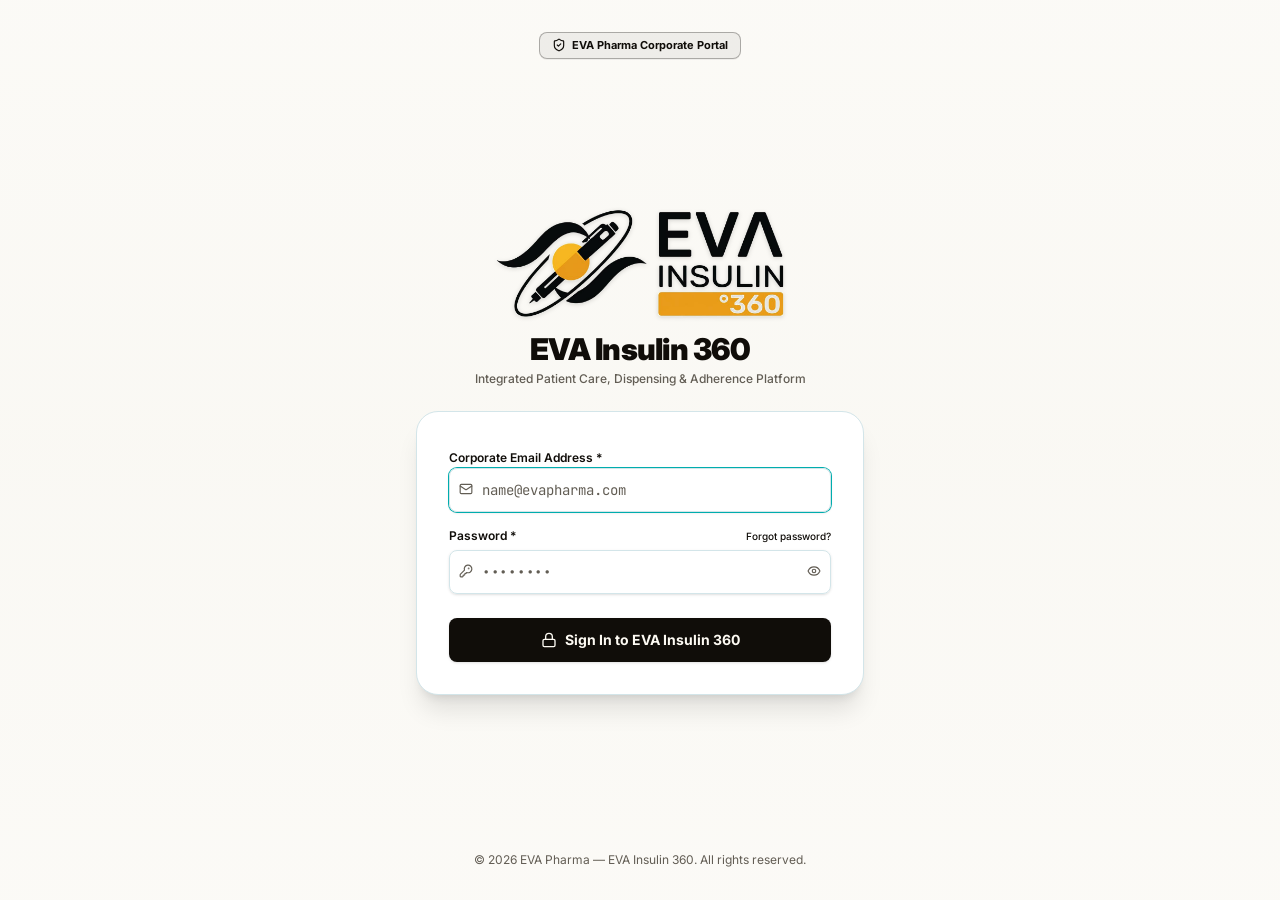
<file: index.html>
<!doctype html>
<html lang="en" dir="ltr">
  <head>
    <meta charset="UTF-8" />
    <link rel="icon" type="image/png" sizes="48x48" href="./favicon-48.png" />
    <meta name="viewport" content="width=device-width, initial-scale=1.0, maximum-scale=1.0, user-scalable=no, viewport-fit=cover" />
    <meta name="theme-color" content="#FBFAF7" />
    <!-- installable app: the pharmacy portal and the hotline install with their own start screen -->
    <script>
      (function () {
        var q = location.search.toLowerCase(), h = location.hash.toLowerCase(), p = location.pathname.toLowerCase();
        var f = "manifest.webmanifest";
        if (/hotline/.test(q + h) || /\/hotline$/.test(p)) f = "manifest-hotline.webmanifest";
        else if (/portal/.test(q + h) || /\/portal$/.test(p)) f = "manifest-portal.webmanifest";
        var l = document.createElement("link");
        l.rel = "manifest";
        l.href = "./" + f;
        document.head.appendChild(l);
      })();
    </script>
    <link rel="apple-touch-icon" href="./apple-touch-icon.png" />
    <meta name="apple-mobile-web-app-capable" content="yes" />
    <meta name="mobile-web-app-capable" content="yes" />
    <meta name="apple-mobile-web-app-status-bar-style" content="default" />
    <meta name="apple-mobile-web-app-title" content="EVA 360" />
    <title>EVA Insulin 360 — Integrated Patient Care & Dispensing Platform</title>
    <meta name="description" content="EVA Insulin 360 — Integrated Patient Care, Dispensing & Support Platform" />
    <link rel="preconnect" href="https://fonts.googleapis.com" />
    <link rel="preconnect" href="https://fonts.gstatic.com" crossorigin />
    <link href="https://fonts.googleapis.com/css2?family=Inter:wght@300;400;500;600;700;800&family=JetBrains+Mono:wght@400;500;600&display=swap" rel="stylesheet" />
    <script type="module" crossorigin src="./assets/index-DRGuvJEa.js"></script>
    <link rel="stylesheet" crossorigin href="./assets/index-B9YGAR8D.css">
  </head>
  <body class="bg-background text-foreground font-sans antialiased selection:bg-primary/20 selection:text-primary">
    <div id="root"></div>
  </body>
</html>
</file>
<file: assets/index-B9YGAR8D.css>
@import"https://fonts.googleapis.com/css2?family=Inter:wght@300;400;500;600;700;800&family=JetBrains+Mono:wght@400;500;600&display=swap";@layer components;@layer properties{@supports (((-webkit-hyphens:none)) and (not (margin-trim:inline))) or ((-moz-orient:inline) and (not (color:rgb(from red r g b)))){*,:before,:after,::backdrop{--tw-translate-x:0;--tw-translate-y:0;--tw-translate-z:0;--tw-rotate-x:initial;--tw-rotate-y:initial;--tw-rotate-z:initial;--tw-skew-x:initial;--tw-skew-y:initial;--tw-space-y-reverse:0;--tw-divide-y-reverse:0;--tw-border-style:solid;--tw-gradient-position:initial;--tw-gradient-from:#0000;--tw-gradient-via:#0000;--tw-gradient-to:#0000;--tw-gradient-stops:initial;--tw-gradient-via-stops:initial;--tw-gradient-from-position:0%;--tw-gradient-via-position:50%;--tw-gradient-to-position:100%;--tw-leading:initial;--tw-font-weight:initial;--tw-tracking:initial;--tw-ordinal:initial;--tw-slashed-zero:initial;--tw-numeric-figure:initial;--tw-numeric-spacing:initial;--tw-numeric-fraction:initial;--tw-shadow:0 0 #0000;--tw-shadow-color:initial;--tw-shadow-alpha:100%;--tw-inset-shadow:0 0 #0000;--tw-inset-shadow-color:initial;--tw-inset-shadow-alpha:100%;--tw-ring-color:initial;--tw-ring-shadow:0 0 #0000;--tw-inset-ring-color:initial;--tw-inset-ring-shadow:0 0 #0000;--tw-ring-inset:initial;--tw-ring-offset-width:0px;--tw-ring-offset-color:#fff;--tw-ring-offset-shadow:0 0 #0000;--tw-outline-style:solid;--tw-blur:initial;--tw-brightness:initial;--tw-contrast:initial;--tw-grayscale:initial;--tw-hue-rotate:initial;--tw-invert:initial;--tw-opacity:initial;--tw-saturate:initial;--tw-sepia:initial;--tw-drop-shadow:initial;--tw-drop-shadow-color:initial;--tw-drop-shadow-alpha:100%;--tw-drop-shadow-size:initial;--tw-backdrop-blur:initial;--tw-backdrop-brightness:initial;--tw-backdrop-contrast:initial;--tw-backdrop-grayscale:initial;--tw-backdrop-hue-rotate:initial;--tw-backdrop-invert:initial;--tw-backdrop-opacity:initial;--tw-backdrop-saturate:initial;--tw-backdrop-sepia:initial;--tw-duration:initial;--tw-ease:initial;--tw-scale-x:1;--tw-scale-y:1;--tw-scale-z:1;--tw-space-x-reverse:0;--tw-animation-delay:0s;--tw-animation-direction:normal;--tw-animation-duration:initial;--tw-animation-fill-mode:none;--tw-animation-iteration-count:1;--tw-enter-blur:0;--tw-enter-opacity:1;--tw-enter-rotate:0;--tw-enter-scale:1;--tw-enter-translate-x:0;--tw-enter-translate-y:0;--tw-exit-blur:0;--tw-exit-opacity:1;--tw-exit-rotate:0;--tw-exit-scale:1;--tw-exit-translate-x:0;--tw-exit-translate-y:0}}}@layer theme{:root,:host{--color-red-600:oklch(57.7% .245 27.325);--color-amber-50:oklch(98.7% .022 95.277);--color-amber-100:oklch(96.2% .059 95.617);--color-amber-200:oklch(92.4% .12 95.746);--color-amber-300:oklch(87.9% .169 91.605);--color-amber-400:oklch(82.8% .189 84.429);--color-amber-500:oklch(76.9% .188 70.08);--color-amber-600:oklch(66.6% .179 58.318);--color-amber-700:oklch(55.5% .163 48.998);--color-amber-800:oklch(47.3% .137 46.201);--color-amber-900:oklch(41.4% .112 45.904);--color-amber-950:oklch(27.9% .077 45.635);--color-lime-400:oklch(84.1% .238 128.85);--color-green-50:oklch(98.2% .018 155.826);--color-green-100:oklch(96.2% .044 156.743);--color-green-200:oklch(92.5% .084 155.995);--color-green-400:oklch(79.2% .209 151.711);--color-green-500:oklch(72.3% .219 149.579);--color-green-700:oklch(52.7% .154 150.069);--color-emerald-50:oklch(97.9% .021 166.113);--color-emerald-100:oklch(95% .052 163.051);--color-emerald-200:oklch(90.5% .093 164.15);--color-emerald-300:oklch(84.5% .143 164.978);--color-emerald-400:oklch(76.5% .177 163.223);--color-emerald-500:oklch(69.6% .17 162.48);--color-emerald-600:oklch(59.6% .145 163.225);--color-emerald-700:oklch(50.8% .118 165.612);--color-emerald-800:oklch(43.2% .095 166.913);--color-emerald-900:oklch(37.8% .077 168.94);--color-emerald-950:oklch(26.2% .051 172.552);--color-teal-500:oklch(70.4% .14 182.503);--color-teal-600:oklch(60% .118 184.704);--color-teal-700:oklch(51.1% .096 186.391);--color-sky-50:oklch(97.7% .013 236.62);--color-sky-200:oklch(90.1% .058 230.902);--color-sky-400:oklch(74.6% .16 232.661);--color-sky-500:oklch(68.5% .169 237.323);--color-sky-600:oklch(58.8% .158 241.966);--color-sky-700:oklch(50% .134 242.749);--color-sky-900:oklch(39.1% .09 240.876);--color-blue-50:oklch(97% .014 254.604);--color-blue-100:oklch(93.2% .032 255.585);--color-blue-200:oklch(88.2% .059 254.128);--color-blue-300:oklch(80.9% .105 251.813);--color-blue-400:oklch(70.7% .165 254.624);--color-blue-500:oklch(62.3% .214 259.815);--color-blue-600:oklch(54.6% .245 262.881);--color-blue-700:oklch(48.8% .243 264.376);--color-blue-800:oklch(42.4% .199 265.638);--color-blue-900:oklch(37.9% .146 265.522);--color-violet-50:oklch(96.9% .016 293.756);--color-violet-100:oklch(94.3% .029 294.588);--color-violet-200:oklch(89.4% .057 293.283);--color-violet-300:oklch(81.1% .111 293.571);--color-violet-500:oklch(60.6% .25 292.717);--color-violet-600:oklch(54.1% .281 293.009);--color-violet-700:oklch(49.1% .27 292.581);--color-violet-800:oklch(43.2% .232 292.759);--color-violet-900:oklch(38% .189 293.745);--color-purple-300:oklch(82.7% .119 306.383);--color-purple-500:oklch(62.7% .265 303.9);--color-purple-600:oklch(55.8% .288 302.321);--color-purple-700:oklch(49.6% .265 301.924);--color-fuchsia-400:oklch(74% .238 322.16);--color-rose-50:oklch(96.9% .015 12.422);--color-rose-100:oklch(94.1% .03 12.58);--color-rose-200:oklch(89.2% .058 10.001);--color-rose-300:oklch(81% .117 11.638);--color-rose-500:oklch(64.5% .246 16.439);--color-rose-600:oklch(58.6% .253 17.585);--color-rose-700:oklch(51.4% .222 16.935);--color-rose-800:oklch(45.5% .188 13.697);--color-rose-900:oklch(41% .159 10.272);--color-slate-50:oklch(98.4% .003 247.858);--color-slate-100:oklch(96.8% .007 247.896);--color-slate-200:oklch(92.9% .013 255.508);--color-slate-300:oklch(86.9% .022 252.894);--color-slate-400:oklch(70.4% .04 256.788);--color-slate-500:oklch(55.4% .046 257.417);--color-slate-600:oklch(44.6% .043 257.281);--color-slate-700:oklch(37.2% .044 257.287);--color-slate-800:oklch(27.9% .041 260.031);--color-slate-900:oklch(20.8% .042 265.755);--color-black:#000;--color-white:#fff;--spacing:.25rem;--container-xs:20rem;--container-sm:24rem;--container-md:28rem;--container-lg:32rem;--container-xl:36rem;--container-2xl:42rem;--container-3xl:48rem;--container-5xl:64rem;--container-7xl:80rem;--text-xs:.75rem;--text-xs--line-height:calc(1 / .75);--text-sm:.875rem;--text-sm--line-height:calc(1.25 / .875);--text-base:1rem;--text-base--line-height: 1.5 ;--text-lg:1.125rem;--text-lg--line-height:calc(1.75 / 1.125);--text-xl:1.25rem;--text-xl--line-height:calc(1.75 / 1.25);--text-2xl:1.5rem;--text-2xl--line-height:calc(2 / 1.5);--text-3xl:1.875rem;--text-3xl--line-height: 1.2 ;--font-weight-normal:400;--font-weight-medium:500;--font-weight-semibold:600;--font-weight-bold:700;--font-weight-black:900;--tracking-tight:-.025em;--tracking-normal:0em;--tracking-wider:.05em;--tracking-widest:.1em;--leading-tight:1.25;--leading-snug:1.375;--leading-relaxed:1.625;--drop-shadow-xs:0 1px 1px #0000000d;--drop-shadow-sm:0 1px 2px #00000026;--ease-in-out:cubic-bezier(.4, 0, .2, 1);--animate-spin:spin 1s linear infinite;--animate-pulse:pulse 2s cubic-bezier(.4, 0, .6, 1) infinite;--blur-xs:4px;--blur-md:12px;--default-transition-duration:.15s;--default-transition-timing-function:cubic-bezier(.4, 0, .2, 1);--default-font-family:"Inter", system-ui, -apple-system, BlinkMacSystemFont, "Segoe UI", Roboto, sans-serif;--default-mono-font-family:"JetBrains Mono", ui-monospace, monospace;--color-background:var(--background);--color-foreground:var(--foreground);--color-border:var(--border)}}@layer base{*,:after,:before,::backdrop{box-sizing:border-box;border:0 solid;margin:0;padding:0}::file-selector-button{box-sizing:border-box;border:0 solid;margin:0;padding:0}html,:host{-webkit-text-size-adjust:100%;tab-size:4;line-height:1.5;font-family:var(--default-font-family,-apple-system, BlinkMacSystemFont, "Segoe UI", Roboto, "Helvetica Neue", "Noto Sans", Arial, sans-serif, "Apple Color Emoji", "Segoe UI Emoji", "Segoe UI Symbol", "Noto Color Emoji");font-feature-settings:var(--default-font-feature-settings,normal);font-variation-settings:var(--default-font-variation-settings,normal);-webkit-tap-highlight-color:transparent}hr{height:0;color:inherit;border-top-width:1px}abbr:where([title]){-webkit-text-decoration:underline dotted;text-decoration:underline dotted}h1,h2,h3,h4,h5,h6{font-size:inherit;font-weight:inherit}a{color:inherit;-webkit-text-decoration:inherit;text-decoration:inherit}b,strong{font-weight:bolder}code,kbd,samp,pre{font-family:var(--default-mono-font-family,ui-monospace, SFMono-Regular, Menlo, Monaco, Consolas, "Liberation Mono", "Courier New", monospace);font-feature-settings:var(--default-mono-font-feature-settings,normal);font-variation-settings:var(--default-mono-font-variation-settings,normal);font-size:1em}small{font-size:80%}sub,sup{vertical-align:baseline;font-size:75%;line-height:0;position:relative}sub{bottom:-.25em}sup{top:-.5em}table{text-indent:0;border-color:inherit;border-collapse:collapse}:-moz-focusring:where(:not(iframe)){outline:auto}progress{vertical-align:baseline}summary{display:list-item}ol,ul,menu{list-style:none}img,svg,video,canvas,audio,iframe,embed,object{vertical-align:middle;display:block}img,video{max-width:100%;height:auto}button,input,select,optgroup,textarea{font:inherit;font-feature-settings:inherit;font-variation-settings:inherit;letter-spacing:inherit;color:inherit;opacity:1;background-color:#0000;border-radius:0}::file-selector-button{font:inherit;font-feature-settings:inherit;font-variation-settings:inherit;letter-spacing:inherit;color:inherit;opacity:1;background-color:#0000;border-radius:0}:where(select:is([multiple],[size])) optgroup{font-weight:bolder}:where(select:is([multiple],[size])) optgroup option{padding-inline-start:20px}::file-selector-button{margin-inline-end:4px}::placeholder{opacity:1}@supports (not ((-webkit-appearance:-apple-pay-button))) or (contain-intrinsic-size:1px){::placeholder{color:currentColor}@supports (color:color-mix(in lab,red,red)){::placeholder{color:color-mix(in oklab,currentcolor 50%,transparent)}}}textarea{resize:vertical}::-webkit-search-decoration{-webkit-appearance:none}::-webkit-date-and-time-value{min-height:1lh;text-align:inherit}::-webkit-datetime-edit{display:inline-flex}::-webkit-datetime-edit-fields-wrapper{padding:0}::-webkit-datetime-edit{padding-block:0}::-webkit-datetime-edit-year-field{padding-block:0}::-webkit-datetime-edit-month-field{padding-block:0}::-webkit-datetime-edit-day-field{padding-block:0}::-webkit-datetime-edit-hour-field{padding-block:0}::-webkit-datetime-edit-minute-field{padding-block:0}::-webkit-datetime-edit-second-field{padding-block:0}::-webkit-datetime-edit-millisecond-field{padding-block:0}::-webkit-datetime-edit-meridiem-field{padding-block:0}::-webkit-calendar-picker-indicator{line-height:1}:-moz-ui-invalid{box-shadow:none}button,input:where([type=button],[type=reset],[type=submit]){appearance:button}::file-selector-button{appearance:button}::-webkit-inner-spin-button{height:auto}::-webkit-outer-spin-button{height:auto}[hidden]:where(:not([hidden=until-found])){display:none!important}*{border-color:var(--color-border)}body{background-color:var(--color-background);color:var(--color-foreground)}}@layer utilities{.pointer-events-none{pointer-events:none}.invisible{visibility:hidden}.visible{visibility:visible}.sr-only{clip-path:inset(50%);white-space:nowrap;border-width:0;width:1px;height:1px;margin:-1px;padding:0;position:absolute;overflow:hidden}.absolute{position:absolute}.fixed{position:fixed}.relative{position:relative}.sticky{position:sticky}.inset-0{inset:0}.inset-x-0{inset-inline:0}.inset-x-3{inset-inline:calc(var(--spacing) * 3)}.inset-y-0{inset-block:0}.-top-1\.5{top:calc(var(--spacing) * -1.5)}.top-0{top:0}.top-1\.5{top:calc(var(--spacing) * 1.5)}.top-1\/2{top:50%}.top-2{top:calc(var(--spacing) * 2)}.top-2\.5{top:calc(var(--spacing) * 2.5)}.top-3{top:calc(var(--spacing) * 3)}.top-3\.5{top:calc(var(--spacing) * 3.5)}.top-4{top:calc(var(--spacing) * 4)}.top-5{top:calc(var(--spacing) * 5)}.top-24{top:calc(var(--spacing) * 24)}.top-\[50\%\]{top:50%}.top-full{top:100%}.-right-1\.5{right:calc(var(--spacing) * -1.5)}.right-0{right:0}.right-1\.5{right:calc(var(--spacing) * 1.5)}.right-2{right:calc(var(--spacing) * 2)}.right-2\.5{right:calc(var(--spacing) * 2.5)}.right-3{right:calc(var(--spacing) * 3)}.right-4{right:calc(var(--spacing) * 4)}.bottom-0{bottom:0}.left-0{left:0}.left-2{left:calc(var(--spacing) * 2)}.left-2\.5{left:calc(var(--spacing) * 2.5)}.left-3{left:calc(var(--spacing) * 3)}.left-4{left:calc(var(--spacing) * 4)}.left-\[50\%\]{left:50%}.z-30{z-index:30}.z-50{z-index:50}.z-\[60\]{z-index:60}.col-span-2{grid-column:span 2/span 2}.col-span-full{grid-column:1/-1}.-mx-1{margin-inline:calc(var(--spacing) * -1)}.mx-0\.5{margin-inline:calc(var(--spacing) * .5)}.mx-auto{margin-inline:auto}.my-1{margin-block:var(--spacing)}.my-auto{margin-block:auto}.ms-2{margin-inline-start:calc(var(--spacing) * 2)}.-mt-1{margin-top:calc(var(--spacing) * -1)}.mt-0{margin-top:0}.mt-0\.5{margin-top:calc(var(--spacing) * .5)}.mt-1{margin-top:var(--spacing)}.mt-1\.5{margin-top:calc(var(--spacing) * 1.5)}.mt-2{margin-top:calc(var(--spacing) * 2)}.mt-3{margin-top:calc(var(--spacing) * 3)}.mt-4{margin-top:calc(var(--spacing) * 4)}.mt-24{margin-top:calc(var(--spacing) * 24)}.mt-auto{margin-top:auto}.mr-1{margin-right:var(--spacing)}.mr-1\.5{margin-right:calc(var(--spacing) * 1.5)}.mr-auto{margin-right:auto}.mb-1{margin-bottom:var(--spacing)}.mb-1\.5{margin-bottom:calc(var(--spacing) * 1.5)}.mb-6{margin-bottom:calc(var(--spacing) * 6)}.-ml-2{margin-left:calc(var(--spacing) * -2)}.ml-0\.5{margin-left:calc(var(--spacing) * .5)}.ml-1{margin-left:var(--spacing)}.ml-2{margin-left:calc(var(--spacing) * 2)}.ml-auto{margin-left:auto}.line-clamp-1{-webkit-line-clamp:1;-webkit-box-orient:vertical;display:-webkit-box;overflow:hidden}.\!hidden{display:none!important}.block{display:block}.flex{display:flex}.grid{display:grid}.hidden{display:none}.inline{display:inline}.inline-block{display:inline-block}.inline-flex{display:inline-flex}.table{display:table}.aspect-square{aspect-ratio:1}.size-\(--cell-size\){width:var(--cell-size);height:var(--cell-size)}.size-2{width:calc(var(--spacing) * 2);height:calc(var(--spacing) * 2)}.size-2\.5{width:calc(var(--spacing) * 2.5);height:calc(var(--spacing) * 2.5)}.size-3{width:calc(var(--spacing) * 3);height:calc(var(--spacing) * 3)}.size-3\.5{width:calc(var(--spacing) * 3.5);height:calc(var(--spacing) * 3.5)}.size-4{width:calc(var(--spacing) * 4);height:calc(var(--spacing) * 4)}.size-5{width:calc(var(--spacing) * 5);height:calc(var(--spacing) * 5)}.size-6{width:calc(var(--spacing) * 6);height:calc(var(--spacing) * 6)}.size-7{width:calc(var(--spacing) * 7);height:calc(var(--spacing) * 7)}.size-8{width:calc(var(--spacing) * 8);height:calc(var(--spacing) * 8)}.size-9{width:calc(var(--spacing) * 9);height:calc(var(--spacing) * 9)}.size-10{width:calc(var(--spacing) * 10);height:calc(var(--spacing) * 10)}.size-11{width:calc(var(--spacing) * 11);height:calc(var(--spacing) * 11)}.size-12{width:calc(var(--spacing) * 12);height:calc(var(--spacing) * 12)}.size-14{width:calc(var(--spacing) * 14);height:calc(var(--spacing) * 14)}.h-\(--cell-size\){height:var(--cell-size)}.h-1\.5{height:calc(var(--spacing) * 1.5)}.h-2{height:calc(var(--spacing) * 2)}.h-2\.5{height:calc(var(--spacing) * 2.5)}.h-3{height:calc(var(--spacing) * 3)}.h-3\.5{height:calc(var(--spacing) * 3.5)}.h-4{height:calc(var(--spacing) * 4)}.h-5{height:calc(var(--spacing) * 5)}.h-6{height:calc(var(--spacing) * 6)}.h-7{height:calc(var(--spacing) * 7)}.h-8{height:calc(var(--spacing) * 8)}.h-8\.5{height:calc(var(--spacing) * 8.5)}.h-9{height:calc(var(--spacing) * 9)}.h-10{height:calc(var(--spacing) * 10)}.h-11{height:calc(var(--spacing) * 11)}.h-12{height:calc(var(--spacing) * 12)}.h-14{height:calc(var(--spacing) * 14)}.h-20{height:calc(var(--spacing) * 20)}.h-24{height:calc(var(--spacing) * 24)}.h-56{height:calc(var(--spacing) * 56)}.h-64{height:calc(var(--spacing) * 64)}.h-\[1px\]{height:1px}.h-\[var\(--radix-select-trigger-height\)\]{height:var(--radix-select-trigger-height)}.h-auto{height:auto}.h-full{height:100%}.h-px{height:1px}.max-h-\(--radix-select-content-available-height\){max-height:var(--radix-select-content-available-height)}.max-h-36{max-height:calc(var(--spacing) * 36)}.max-h-52{max-height:calc(var(--spacing) * 52)}.max-h-60{max-height:calc(var(--spacing) * 60)}.max-h-96{max-height:calc(var(--spacing) * 96)}.max-h-\[46vh\]{max-height:46vh}.max-h-\[50vh\]{max-height:50vh}.max-h-\[54vh\]{max-height:54vh}.max-h-\[58vh\]{max-height:58vh}.max-h-\[60vh\]{max-height:60vh}.max-h-\[85vh\]{max-height:85vh}.max-h-\[88vh\]{max-height:88vh}.max-h-\[90vh\]{max-height:90vh}.max-h-\[92vh\]{max-height:92vh}.max-h-\[260px\]{max-height:260px}.max-h-\[calc\(100vh-6rem\)\]{max-height:calc(100vh - 6rem)}.max-h-\[var\(--radix-dropdown-menu-content-available-height\)\]{max-height:var(--radix-dropdown-menu-content-available-height)}.min-h-0{min-height:0}.min-h-48{min-height:calc(var(--spacing) * 48)}.min-h-\[60px\]{min-height:60px}.min-h-\[82vh\]{min-height:82vh}.min-h-\[85px\]{min-height:85px}.min-h-\[110px\]{min-height:110px}.min-h-\[260px\]{min-height:260px}.min-h-\[340px\]{min-height:340px}.min-h-screen{min-height:100vh}.w-\(--cell-size\){width:var(--cell-size)}.w-1\/2{width:50%}.w-2{width:calc(var(--spacing) * 2)}.w-2\.5{width:calc(var(--spacing) * 2.5)}.w-3{width:calc(var(--spacing) * 3)}.w-3\.5{width:calc(var(--spacing) * 3.5)}.w-3\/4{width:75%}.w-4{width:calc(var(--spacing) * 4)}.w-5{width:calc(var(--spacing) * 5)}.w-6{width:calc(var(--spacing) * 6)}.w-8{width:calc(var(--spacing) * 8)}.w-9{width:calc(var(--spacing) * 9)}.w-10{width:calc(var(--spacing) * 10)}.w-12{width:calc(var(--spacing) * 12)}.w-14{width:calc(var(--spacing) * 14)}.w-16{width:calc(var(--spacing) * 16)}.w-28{width:calc(var(--spacing) * 28)}.w-36{width:calc(var(--spacing) * 36)}.w-40{width:calc(var(--spacing) * 40)}.w-48{width:calc(var(--spacing) * 48)}.w-56{width:calc(var(--spacing) * 56)}.w-72{width:calc(var(--spacing) * 72)}.w-80{width:calc(var(--spacing) * 80)}.w-\[1px\]{width:1px}.w-\[100px\]{width:100px}.w-auto{width:auto}.w-fit{width:fit-content}.w-full{width:100%}.w-px{width:1px}.max-w-2xl{max-width:var(--container-2xl)}.max-w-3xl{max-width:var(--container-3xl)}.max-w-5xl{max-width:var(--container-5xl)}.max-w-7xl{max-width:var(--container-7xl)}.max-w-44{max-width:calc(var(--spacing) * 44)}.max-w-\[85vw\]{max-width:85vw}.max-w-\[120px\]{max-width:120px}.max-w-\[140px\]{max-width:140px}.max-w-\[170px\]{max-width:170px}.max-w-\[200px\]{max-width:200px}.max-w-\[220px\]{max-width:220px}.max-w-full{max-width:100%}.max-w-lg{max-width:var(--container-lg)}.max-w-md{max-width:var(--container-md)}.max-w-sm{max-width:var(--container-sm)}.max-w-xl{max-width:var(--container-xl)}.max-w-xs{max-width:var(--container-xs)}.min-w-\(--cell-size\){min-width:var(--cell-size)}.min-w-0{min-width:0}.min-w-4{min-width:calc(var(--spacing) * 4)}.min-w-40{min-width:calc(var(--spacing) * 40)}.min-w-\[8rem\]{min-width:8rem}.min-w-\[230px\]{min-width:230px}.min-w-\[560px\]{min-width:560px}.min-w-\[720px\]{min-width:720px}.min-w-\[820px\]{min-width:820px}.min-w-\[var\(--radix-select-trigger-width\)\]{min-width:var(--radix-select-trigger-width)}.flex-1{flex:1}.shrink-0{flex-shrink:0}.grow{flex-grow:1}.basis-full{flex-basis:100%}.caption-bottom{caption-side:bottom}.border-collapse{border-collapse:collapse}.origin-\(--radix-dropdown-menu-content-transform-origin\){transform-origin:var(--radix-dropdown-menu-content-transform-origin)}.origin-\(--radix-popover-content-transform-origin\){transform-origin:var(--radix-popover-content-transform-origin)}.origin-\(--radix-select-content-transform-origin\){transform-origin:var(--radix-select-content-transform-origin)}.-translate-x-full{--tw-translate-x:-100%;translate:var(--tw-translate-x) var(--tw-translate-y)}.translate-x-0{--tw-translate-x:0px;translate:var(--tw-translate-x) var(--tw-translate-y)}.translate-x-\[-50\%\]{--tw-translate-x:-50%;translate:var(--tw-translate-x) var(--tw-translate-y)}.-translate-y-1\/2{--tw-translate-y: -50% ;translate:var(--tw-translate-x) var(--tw-translate-y)}.translate-y-\[-50\%\]{--tw-translate-y:-50%;translate:var(--tw-translate-x) var(--tw-translate-y)}.-rotate-90{rotate:-90deg}.rotate-180{rotate:180deg}.transform{transform:var(--tw-rotate-x,) var(--tw-rotate-y,) var(--tw-rotate-z,) var(--tw-skew-x,) var(--tw-skew-y,)}.animate-in{animation:enter var(--tw-animation-duration,var(--tw-duration,.15s))var(--tw-ease,ease)var(--tw-animation-delay,0s)var(--tw-animation-iteration-count,1)var(--tw-animation-direction,normal)var(--tw-animation-fill-mode,none)}.animate-pulse{animation:var(--animate-pulse)}.animate-spin{animation:var(--animate-spin)}.cursor-default{cursor:default}.cursor-pointer{cursor:pointer}.touch-none{touch-action:none}.resize-none{resize:none}.list-disc{list-style-type:disc}.appearance-none{appearance:none}.grid-cols-1{grid-template-columns:repeat(1,minmax(0,1fr))}.grid-cols-2{grid-template-columns:repeat(2,minmax(0,1fr))}.grid-cols-3{grid-template-columns:repeat(3,minmax(0,1fr))}.grid-cols-4{grid-template-columns:repeat(4,minmax(0,1fr))}.grid-cols-5{grid-template-columns:repeat(5,minmax(0,1fr))}.grid-cols-\[150px_1fr_auto\]{grid-template-columns:150px 1fr auto}.flex-col{flex-direction:column}.flex-col-reverse{flex-direction:column-reverse}.flex-wrap{flex-wrap:wrap}.items-baseline{align-items:baseline}.items-center{align-items:center}.items-end{align-items:flex-end}.items-start{align-items:flex-start}.items-stretch{align-items:stretch}.justify-between{justify-content:space-between}.justify-center{justify-content:center}.justify-end{justify-content:flex-end}.gap-0{gap:0}.gap-0\.5{gap:calc(var(--spacing) * .5)}.gap-1{gap:var(--spacing)}.gap-1\.5{gap:calc(var(--spacing) * 1.5)}.gap-2{gap:calc(var(--spacing) * 2)}.gap-2\.5{gap:calc(var(--spacing) * 2.5)}.gap-3{gap:calc(var(--spacing) * 3)}.gap-3\.5{gap:calc(var(--spacing) * 3.5)}.gap-4{gap:calc(var(--spacing) * 4)}:where(.space-y-0\.5>:not(:last-child)){--tw-space-y-reverse:0;margin-block-start:calc(calc(var(--spacing) * .5) * var(--tw-space-y-reverse));margin-block-end:calc(calc(var(--spacing) * .5) * calc(1 - var(--tw-space-y-reverse)))}:where(.space-y-1>:not(:last-child)){--tw-space-y-reverse:0;margin-block-start:calc(var(--spacing) * var(--tw-space-y-reverse));margin-block-end:calc(var(--spacing) * calc(1 - var(--tw-space-y-reverse)))}:where(.space-y-1\.5>:not(:last-child)){--tw-space-y-reverse:0;margin-block-start:calc(calc(var(--spacing) * 1.5) * var(--tw-space-y-reverse));margin-block-end:calc(calc(var(--spacing) * 1.5) * calc(1 - var(--tw-space-y-reverse)))}:where(.space-y-2>:not(:last-child)){--tw-space-y-reverse:0;margin-block-start:calc(calc(var(--spacing) * 2) * var(--tw-space-y-reverse));margin-block-end:calc(calc(var(--spacing) * 2) * calc(1 - var(--tw-space-y-reverse)))}:where(.space-y-2\.5>:not(:last-child)){--tw-space-y-reverse:0;margin-block-start:calc(calc(var(--spacing) * 2.5) * var(--tw-space-y-reverse));margin-block-end:calc(calc(var(--spacing) * 2.5) * calc(1 - var(--tw-space-y-reverse)))}:where(.space-y-3>:not(:last-child)){--tw-space-y-reverse:0;margin-block-start:calc(calc(var(--spacing) * 3) * var(--tw-space-y-reverse));margin-block-end:calc(calc(var(--spacing) * 3) * calc(1 - var(--tw-space-y-reverse)))}:where(.space-y-3\.5>:not(:last-child)){--tw-space-y-reverse:0;margin-block-start:calc(calc(var(--spacing) * 3.5) * var(--tw-space-y-reverse));margin-block-end:calc(calc(var(--spacing) * 3.5) * calc(1 - var(--tw-space-y-reverse)))}:where(.space-y-4>:not(:last-child)){--tw-space-y-reverse:0;margin-block-start:calc(calc(var(--spacing) * 4) * var(--tw-space-y-reverse));margin-block-end:calc(calc(var(--spacing) * 4) * calc(1 - var(--tw-space-y-reverse)))}:where(.space-y-5>:not(:last-child)){--tw-space-y-reverse:0;margin-block-start:calc(calc(var(--spacing) * 5) * var(--tw-space-y-reverse));margin-block-end:calc(calc(var(--spacing) * 5) * calc(1 - var(--tw-space-y-reverse)))}:where(.space-y-6>:not(:last-child)){--tw-space-y-reverse:0;margin-block-start:calc(calc(var(--spacing) * 6) * var(--tw-space-y-reverse));margin-block-end:calc(calc(var(--spacing) * 6) * calc(1 - var(--tw-space-y-reverse)))}.gap-x-2{column-gap:calc(var(--spacing) * 2)}.gap-x-3{column-gap:calc(var(--spacing) * 3)}.gap-x-4{column-gap:calc(var(--spacing) * 4)}.gap-x-5{column-gap:calc(var(--spacing) * 5)}.gap-x-6{column-gap:calc(var(--spacing) * 6)}.gap-x-8{column-gap:calc(var(--spacing) * 8)}.gap-y-1{row-gap:var(--spacing)}.gap-y-1\.5{row-gap:calc(var(--spacing) * 1.5)}.gap-y-2{row-gap:calc(var(--spacing) * 2)}:where(.divide-y>:not(:last-child)){--tw-divide-y-reverse:0;border-bottom-style:var(--tw-border-style);border-top-style:var(--tw-border-style);border-top-width:calc(1px * var(--tw-divide-y-reverse));border-bottom-width:calc(1px * calc(1 - var(--tw-divide-y-reverse)))}:where(.divide-slate-100>:not(:last-child)){border-color:var(--color-slate-100)}.self-end{align-self:flex-end}.truncate{text-overflow:ellipsis;white-space:nowrap;overflow:hidden}.overflow-auto{overflow:auto}.overflow-hidden{overflow:hidden}.overflow-x-auto{overflow-x:auto}.overflow-x-hidden{overflow-x:hidden}.overflow-y-auto{overflow-y:auto}.overscroll-contain{overscroll-behavior:contain}.rounded{border-radius:.25rem}.rounded-2xl{border-radius:calc(var(--radius) + 8px)}.rounded-3xl{border-radius:calc(var(--radius) + 12px)}.rounded-\[inherit\]{border-radius:inherit}.rounded-full{border-radius:3.40282e38px}.rounded-lg{border-radius:var(--radius)}.rounded-md{border-radius:calc(var(--radius) - 2px)}.rounded-none{border-radius:0}.rounded-sm{border-radius:calc(var(--radius) - 4px)}.rounded-xl{border-radius:calc(var(--radius) + 4px)}.rounded-t-2xl{border-top-left-radius:calc(var(--radius) + 8px);border-top-right-radius:calc(var(--radius) + 8px)}.rounded-t-\[10px\]{border-top-left-radius:10px;border-top-right-radius:10px}.rounded-l-md{border-top-left-radius:calc(var(--radius) - 2px);border-bottom-left-radius:calc(var(--radius) - 2px)}.rounded-r-md{border-top-right-radius:calc(var(--radius) - 2px);border-bottom-right-radius:calc(var(--radius) - 2px)}.rounded-b-2xl{border-bottom-right-radius:calc(var(--radius) + 8px);border-bottom-left-radius:calc(var(--radius) + 8px)}.rounded-br{border-bottom-right-radius:.25rem}.border{border-style:var(--tw-border-style);border-width:1px}.border-2{border-style:var(--tw-border-style);border-width:2px}.border-t{border-top-style:var(--tw-border-style);border-top-width:1px}.border-r{border-right-style:var(--tw-border-style);border-right-width:1px}.border-b{border-bottom-style:var(--tw-border-style);border-bottom-width:1px}.border-l{border-left-style:var(--tw-border-style);border-left-width:1px}.border-l-2{border-left-style:var(--tw-border-style);border-left-width:2px}.border-l-4{border-left-style:var(--tw-border-style);border-left-width:4px}.border-dashed{--tw-border-style:dashed;border-style:dashed}.border-\[\#25D366\]\/30{border-color:#25d3664d}.border-amber-200{border-color:var(--color-amber-200)}.border-amber-200\/60{border-color:#fee68599}@supports (color:color-mix(in lab,red,red)){.border-amber-200\/60{border-color:color-mix(in oklab,var(--color-amber-200) 60%,transparent)}}.border-amber-200\/80{border-color:#fee685cc}@supports (color:color-mix(in lab,red,red)){.border-amber-200\/80{border-color:color-mix(in oklab,var(--color-amber-200) 80%,transparent)}}.border-amber-300{border-color:var(--color-amber-300)}.border-amber-500{border-color:var(--color-amber-500)}.border-amber-500\/20{border-color:#f99c0033}@supports (color:color-mix(in lab,red,red)){.border-amber-500\/20{border-color:color-mix(in oklab,var(--color-amber-500) 20%,transparent)}}.border-amber-500\/30{border-color:#f99c004d}@supports (color:color-mix(in lab,red,red)){.border-amber-500\/30{border-color:color-mix(in oklab,var(--color-amber-500) 30%,transparent)}}.border-amber-500\/40{border-color:#f99c0066}@supports (color:color-mix(in lab,red,red)){.border-amber-500\/40{border-color:color-mix(in oklab,var(--color-amber-500) 40%,transparent)}}.border-amber-600{border-color:var(--color-amber-600)}.border-blue-200{border-color:var(--color-blue-200)}.border-blue-200\/60{border-color:#bedbff99}@supports (color:color-mix(in lab,red,red)){.border-blue-200\/60{border-color:color-mix(in oklab,var(--color-blue-200) 60%,transparent)}}.border-blue-200\/80{border-color:#bedbffcc}@supports (color:color-mix(in lab,red,red)){.border-blue-200\/80{border-color:color-mix(in oklab,var(--color-blue-200) 80%,transparent)}}.border-blue-300{border-color:var(--color-blue-300)}.border-blue-500\/20{border-color:#3080ff33}@supports (color:color-mix(in lab,red,red)){.border-blue-500\/20{border-color:color-mix(in oklab,var(--color-blue-500) 20%,transparent)}}.border-blue-500\/30{border-color:#3080ff4d}@supports (color:color-mix(in lab,red,red)){.border-blue-500\/30{border-color:color-mix(in oklab,var(--color-blue-500) 30%,transparent)}}.border-blue-500\/40{border-color:#3080ff66}@supports (color:color-mix(in lab,red,red)){.border-blue-500\/40{border-color:color-mix(in oklab,var(--color-blue-500) 40%,transparent)}}.border-blue-600{border-color:var(--color-blue-600)}.border-border,.border-border\/60{border-color:var(--border)}@supports (color:color-mix(in lab,red,red)){.border-border\/60{border-color:color-mix(in oklab,var(--border) 60%,transparent)}}.border-destructive\/20{border-color:var(--destructive)}@supports (color:color-mix(in lab,red,red)){.border-destructive\/20{border-color:color-mix(in oklab,var(--destructive) 20%,transparent)}}.border-destructive\/25{border-color:var(--destructive)}@supports (color:color-mix(in lab,red,red)){.border-destructive\/25{border-color:color-mix(in oklab,var(--destructive) 25%,transparent)}}.border-destructive\/30{border-color:var(--destructive)}@supports (color:color-mix(in lab,red,red)){.border-destructive\/30{border-color:color-mix(in oklab,var(--destructive) 30%,transparent)}}.border-destructive\/40{border-color:var(--destructive)}@supports (color:color-mix(in lab,red,red)){.border-destructive\/40{border-color:color-mix(in oklab,var(--destructive) 40%,transparent)}}.border-emerald-100{border-color:var(--color-emerald-100)}.border-emerald-200{border-color:var(--color-emerald-200)}.border-emerald-200\/60{border-color:#a4f4cf99}@supports (color:color-mix(in lab,red,red)){.border-emerald-200\/60{border-color:color-mix(in oklab,var(--color-emerald-200) 60%,transparent)}}.border-emerald-200\/80{border-color:#a4f4cfcc}@supports (color:color-mix(in lab,red,red)){.border-emerald-200\/80{border-color:color-mix(in oklab,var(--color-emerald-200) 80%,transparent)}}.border-emerald-300{border-color:var(--color-emerald-300)}.border-emerald-400{border-color:var(--color-emerald-400)}.border-emerald-500\/20{border-color:#00bb7f33}@supports (color:color-mix(in lab,red,red)){.border-emerald-500\/20{border-color:color-mix(in oklab,var(--color-emerald-500) 20%,transparent)}}.border-emerald-500\/25{border-color:#00bb7f40}@supports (color:color-mix(in lab,red,red)){.border-emerald-500\/25{border-color:color-mix(in oklab,var(--color-emerald-500) 25%,transparent)}}.border-emerald-500\/30{border-color:#00bb7f4d}@supports (color:color-mix(in lab,red,red)){.border-emerald-500\/30{border-color:color-mix(in oklab,var(--color-emerald-500) 30%,transparent)}}.border-emerald-500\/40{border-color:#00bb7f66}@supports (color:color-mix(in lab,red,red)){.border-emerald-500\/40{border-color:color-mix(in oklab,var(--color-emerald-500) 40%,transparent)}}.border-emerald-600{border-color:var(--color-emerald-600)}.border-emerald-600\/30{border-color:#0097674d}@supports (color:color-mix(in lab,red,red)){.border-emerald-600\/30{border-color:color-mix(in oklab,var(--color-emerald-600) 30%,transparent)}}.border-green-200{border-color:var(--color-green-200)}.border-input{border-color:var(--input)}.border-muted,.border-muted\/60{border-color:var(--muted)}@supports (color:color-mix(in lab,red,red)){.border-muted\/60{border-color:color-mix(in oklab,var(--muted) 60%,transparent)}}.border-primary,.border-primary\/10{border-color:var(--primary)}@supports (color:color-mix(in lab,red,red)){.border-primary\/10{border-color:color-mix(in oklab,var(--primary) 10%,transparent)}}.border-primary\/20{border-color:var(--primary)}@supports (color:color-mix(in lab,red,red)){.border-primary\/20{border-color:color-mix(in oklab,var(--primary) 20%,transparent)}}.border-primary\/25{border-color:var(--primary)}@supports (color:color-mix(in lab,red,red)){.border-primary\/25{border-color:color-mix(in oklab,var(--primary) 25%,transparent)}}.border-primary\/30{border-color:var(--primary)}@supports (color:color-mix(in lab,red,red)){.border-primary\/30{border-color:color-mix(in oklab,var(--primary) 30%,transparent)}}.border-primary\/40{border-color:var(--primary)}@supports (color:color-mix(in lab,red,red)){.border-primary\/40{border-color:color-mix(in oklab,var(--primary) 40%,transparent)}}.border-purple-500\/20{border-color:#ac4bff33}@supports (color:color-mix(in lab,red,red)){.border-purple-500\/20{border-color:color-mix(in oklab,var(--color-purple-500) 20%,transparent)}}.border-purple-500\/30{border-color:#ac4bff4d}@supports (color:color-mix(in lab,red,red)){.border-purple-500\/30{border-color:color-mix(in oklab,var(--color-purple-500) 30%,transparent)}}.border-rose-200{border-color:var(--color-rose-200)}.border-rose-200\/60{border-color:#ffccd399}@supports (color:color-mix(in lab,red,red)){.border-rose-200\/60{border-color:color-mix(in oklab,var(--color-rose-200) 60%,transparent)}}.border-rose-200\/80{border-color:#ffccd3cc}@supports (color:color-mix(in lab,red,red)){.border-rose-200\/80{border-color:color-mix(in oklab,var(--color-rose-200) 80%,transparent)}}.border-rose-300{border-color:var(--color-rose-300)}.border-rose-600{border-color:var(--color-rose-600)}.border-sky-200{border-color:var(--color-sky-200)}.border-sky-500{border-color:var(--color-sky-500)}.border-sky-500\/20{border-color:#00a5ef33}@supports (color:color-mix(in lab,red,red)){.border-sky-500\/20{border-color:color-mix(in oklab,var(--color-sky-500) 20%,transparent)}}.border-sky-500\/30{border-color:#00a5ef4d}@supports (color:color-mix(in lab,red,red)){.border-sky-500\/30{border-color:color-mix(in oklab,var(--color-sky-500) 30%,transparent)}}.border-slate-100{border-color:var(--color-slate-100)}.border-slate-200{border-color:var(--color-slate-200)}.border-slate-200\/80{border-color:#e2e8f0cc}@supports (color:color-mix(in lab,red,red)){.border-slate-200\/80{border-color:color-mix(in oklab,var(--color-slate-200) 80%,transparent)}}.border-slate-300{border-color:var(--color-slate-300)}.border-teal-500\/20{border-color:#00baa733}@supports (color:color-mix(in lab,red,red)){.border-teal-500\/20{border-color:color-mix(in oklab,var(--color-teal-500) 20%,transparent)}}.border-transparent{border-color:#0000}.border-violet-200{border-color:var(--color-violet-200)}.border-violet-300{border-color:var(--color-violet-300)}.border-violet-500\/30{border-color:#8d54ff4d}@supports (color:color-mix(in lab,red,red)){.border-violet-500\/30{border-color:color-mix(in oklab,var(--color-violet-500) 30%,transparent)}}.border-violet-500\/50{border-color:#8d54ff80}@supports (color:color-mix(in lab,red,red)){.border-violet-500\/50{border-color:color-mix(in oklab,var(--color-violet-500) 50%,transparent)}}.border-white\/10{border-color:#ffffff1a}@supports (color:color-mix(in lab,red,red)){.border-white\/10{border-color:color-mix(in oklab,var(--color-white) 10%,transparent)}}.border-white\/20{border-color:#fff3}@supports (color:color-mix(in lab,red,red)){.border-white\/20{border-color:color-mix(in oklab,var(--color-white) 20%,transparent)}}.border-t-transparent{border-top-color:#0000}.border-l-amber-500{border-left-color:var(--color-amber-500)}.border-l-blue-600{border-left-color:var(--color-blue-600)}.border-l-emerald-600{border-left-color:var(--color-emerald-600)}.border-l-rose-600{border-left-color:var(--color-rose-600)}.border-l-transparent{border-left-color:#0000}.bg-\[\#25D366\]{background-color:#25d366}.bg-accent{background-color:var(--accent)}.bg-amber-50{background-color:var(--color-amber-50)}.bg-amber-50\/50{background-color:#fffbeb80}@supports (color:color-mix(in lab,red,red)){.bg-amber-50\/50{background-color:color-mix(in oklab,var(--color-amber-50) 50%,transparent)}}.bg-amber-50\/60{background-color:#fffbeb99}@supports (color:color-mix(in lab,red,red)){.bg-amber-50\/60{background-color:color-mix(in oklab,var(--color-amber-50) 60%,transparent)}}.bg-amber-100{background-color:var(--color-amber-100)}.bg-amber-500{background-color:var(--color-amber-500)}.bg-amber-500\/5{background-color:#f99c000d}@supports (color:color-mix(in lab,red,red)){.bg-amber-500\/5{background-color:color-mix(in oklab,var(--color-amber-500) 5%,transparent)}}.bg-amber-500\/10{background-color:#f99c001a}@supports (color:color-mix(in lab,red,red)){.bg-amber-500\/10{background-color:color-mix(in oklab,var(--color-amber-500) 10%,transparent)}}.bg-amber-500\/15{background-color:#f99c0026}@supports (color:color-mix(in lab,red,red)){.bg-amber-500\/15{background-color:color-mix(in oklab,var(--color-amber-500) 15%,transparent)}}.bg-amber-500\/20{background-color:#f99c0033}@supports (color:color-mix(in lab,red,red)){.bg-amber-500\/20{background-color:color-mix(in oklab,var(--color-amber-500) 20%,transparent)}}.bg-amber-500\/\[0\.03\]{background-color:#f99c0008}@supports (color:color-mix(in lab,red,red)){.bg-amber-500\/\[0\.03\]{background-color:color-mix(in oklab,var(--color-amber-500) 3%,transparent)}}.bg-amber-600{background-color:var(--color-amber-600)}.bg-amber-700\/20{background-color:#b7500033}@supports (color:color-mix(in lab,red,red)){.bg-amber-700\/20{background-color:color-mix(in oklab,var(--color-amber-700) 20%,transparent)}}.bg-background,.bg-background\/80{background-color:var(--background)}@supports (color:color-mix(in lab,red,red)){.bg-background\/80{background-color:color-mix(in oklab,var(--background) 80%,transparent)}}.bg-background\/90{background-color:var(--background)}@supports (color:color-mix(in lab,red,red)){.bg-background\/90{background-color:color-mix(in oklab,var(--background) 90%,transparent)}}.bg-black\/10{background-color:#0000001a}@supports (color:color-mix(in lab,red,red)){.bg-black\/10{background-color:color-mix(in oklab,var(--color-black) 10%,transparent)}}.bg-black\/20{background-color:#0003}@supports (color:color-mix(in lab,red,red)){.bg-black\/20{background-color:color-mix(in oklab,var(--color-black) 20%,transparent)}}.bg-black\/45{background-color:#00000073}@supports (color:color-mix(in lab,red,red)){.bg-black\/45{background-color:color-mix(in oklab,var(--color-black) 45%,transparent)}}.bg-black\/80{background-color:#000c}@supports (color:color-mix(in lab,red,red)){.bg-black\/80{background-color:color-mix(in oklab,var(--color-black) 80%,transparent)}}.bg-blue-50{background-color:var(--color-blue-50)}.bg-blue-50\/40{background-color:#eff6ff66}@supports (color:color-mix(in lab,red,red)){.bg-blue-50\/40{background-color:color-mix(in oklab,var(--color-blue-50) 40%,transparent)}}.bg-blue-50\/60{background-color:#eff6ff99}@supports (color:color-mix(in lab,red,red)){.bg-blue-50\/60{background-color:color-mix(in oklab,var(--color-blue-50) 60%,transparent)}}.bg-blue-100{background-color:var(--color-blue-100)}.bg-blue-500{background-color:var(--color-blue-500)}.bg-blue-500\/5{background-color:#3080ff0d}@supports (color:color-mix(in lab,red,red)){.bg-blue-500\/5{background-color:color-mix(in oklab,var(--color-blue-500) 5%,transparent)}}.bg-blue-500\/10{background-color:#3080ff1a}@supports (color:color-mix(in lab,red,red)){.bg-blue-500\/10{background-color:color-mix(in oklab,var(--color-blue-500) 10%,transparent)}}.bg-blue-500\/20{background-color:#3080ff33}@supports (color:color-mix(in lab,red,red)){.bg-blue-500\/20{background-color:color-mix(in oklab,var(--color-blue-500) 20%,transparent)}}.bg-blue-500\/\[0\.02\]{background-color:#3080ff05}@supports (color:color-mix(in lab,red,red)){.bg-blue-500\/\[0\.02\]{background-color:color-mix(in oklab,var(--color-blue-500) 2%,transparent)}}.bg-blue-600{background-color:var(--color-blue-600)}.bg-blue-600\/15{background-color:#155dfc26}@supports (color:color-mix(in lab,red,red)){.bg-blue-600\/15{background-color:color-mix(in oklab,var(--color-blue-600) 15%,transparent)}}.bg-border{background-color:var(--border)}.bg-card,.bg-card\/40{background-color:var(--card)}@supports (color:color-mix(in lab,red,red)){.bg-card\/40{background-color:color-mix(in oklab,var(--card) 40%,transparent)}}.bg-card\/50{background-color:var(--card)}@supports (color:color-mix(in lab,red,red)){.bg-card\/50{background-color:color-mix(in oklab,var(--card) 50%,transparent)}}.bg-card\/60{background-color:var(--card)}@supports (color:color-mix(in lab,red,red)){.bg-card\/60{background-color:color-mix(in oklab,var(--card) 60%,transparent)}}.bg-card\/80{background-color:var(--card)}@supports (color:color-mix(in lab,red,red)){.bg-card\/80{background-color:color-mix(in oklab,var(--card) 80%,transparent)}}.bg-card\/85{background-color:var(--card)}@supports (color:color-mix(in lab,red,red)){.bg-card\/85{background-color:color-mix(in oklab,var(--card) 85%,transparent)}}.bg-card\/90{background-color:var(--card)}@supports (color:color-mix(in lab,red,red)){.bg-card\/90{background-color:color-mix(in oklab,var(--card) 90%,transparent)}}.bg-destructive,.bg-destructive\/5{background-color:var(--destructive)}@supports (color:color-mix(in lab,red,red)){.bg-destructive\/5{background-color:color-mix(in oklab,var(--destructive) 5%,transparent)}}.bg-destructive\/10{background-color:var(--destructive)}@supports (color:color-mix(in lab,red,red)){.bg-destructive\/10{background-color:color-mix(in oklab,var(--destructive) 10%,transparent)}}.bg-destructive\/15{background-color:var(--destructive)}@supports (color:color-mix(in lab,red,red)){.bg-destructive\/15{background-color:color-mix(in oklab,var(--destructive) 15%,transparent)}}.bg-destructive\/20{background-color:var(--destructive)}@supports (color:color-mix(in lab,red,red)){.bg-destructive\/20{background-color:color-mix(in oklab,var(--destructive) 20%,transparent)}}.bg-destructive\/\[0\.03\]{background-color:var(--destructive)}@supports (color:color-mix(in lab,red,red)){.bg-destructive\/\[0\.03\]{background-color:color-mix(in oklab,var(--destructive) 3%,transparent)}}.bg-emerald-50{background-color:var(--color-emerald-50)}.bg-emerald-50\/50{background-color:#ecfdf580}@supports (color:color-mix(in lab,red,red)){.bg-emerald-50\/50{background-color:color-mix(in oklab,var(--color-emerald-50) 50%,transparent)}}.bg-emerald-50\/60{background-color:#ecfdf599}@supports (color:color-mix(in lab,red,red)){.bg-emerald-50\/60{background-color:color-mix(in oklab,var(--color-emerald-50) 60%,transparent)}}.bg-emerald-50\/70{background-color:#ecfdf5b3}@supports (color:color-mix(in lab,red,red)){.bg-emerald-50\/70{background-color:color-mix(in oklab,var(--color-emerald-50) 70%,transparent)}}.bg-emerald-100{background-color:var(--color-emerald-100)}.bg-emerald-100\/80{background-color:#d0fae5cc}@supports (color:color-mix(in lab,red,red)){.bg-emerald-100\/80{background-color:color-mix(in oklab,var(--color-emerald-100) 80%,transparent)}}.bg-emerald-500{background-color:var(--color-emerald-500)}.bg-emerald-500\/5{background-color:#00bb7f0d}@supports (color:color-mix(in lab,red,red)){.bg-emerald-500\/5{background-color:color-mix(in oklab,var(--color-emerald-500) 5%,transparent)}}.bg-emerald-500\/10{background-color:#00bb7f1a}@supports (color:color-mix(in lab,red,red)){.bg-emerald-500\/10{background-color:color-mix(in oklab,var(--color-emerald-500) 10%,transparent)}}.bg-emerald-500\/15{background-color:#00bb7f26}@supports (color:color-mix(in lab,red,red)){.bg-emerald-500\/15{background-color:color-mix(in oklab,var(--color-emerald-500) 15%,transparent)}}.bg-emerald-500\/20{background-color:#00bb7f33}@supports (color:color-mix(in lab,red,red)){.bg-emerald-500\/20{background-color:color-mix(in oklab,var(--color-emerald-500) 20%,transparent)}}.bg-emerald-500\/\[0\.03\]{background-color:#00bb7f08}@supports (color:color-mix(in lab,red,red)){.bg-emerald-500\/\[0\.03\]{background-color:color-mix(in oklab,var(--color-emerald-500) 3%,transparent)}}.bg-emerald-600{background-color:var(--color-emerald-600)}.bg-fuchsia-400{background-color:var(--color-fuchsia-400)}.bg-green-50{background-color:var(--color-green-50)}.bg-green-500{background-color:var(--color-green-500)}.bg-lime-400{background-color:var(--color-lime-400)}.bg-muted,.bg-muted\/20{background-color:var(--muted)}@supports (color:color-mix(in lab,red,red)){.bg-muted\/20{background-color:color-mix(in oklab,var(--muted) 20%,transparent)}}.bg-muted\/30{background-color:var(--muted)}@supports (color:color-mix(in lab,red,red)){.bg-muted\/30{background-color:color-mix(in oklab,var(--muted) 30%,transparent)}}.bg-muted\/40{background-color:var(--muted)}@supports (color:color-mix(in lab,red,red)){.bg-muted\/40{background-color:color-mix(in oklab,var(--muted) 40%,transparent)}}.bg-muted\/50{background-color:var(--muted)}@supports (color:color-mix(in lab,red,red)){.bg-muted\/50{background-color:color-mix(in oklab,var(--muted) 50%,transparent)}}.bg-muted\/60{background-color:var(--muted)}@supports (color:color-mix(in lab,red,red)){.bg-muted\/60{background-color:color-mix(in oklab,var(--muted) 60%,transparent)}}.bg-muted\/80{background-color:var(--muted)}@supports (color:color-mix(in lab,red,red)){.bg-muted\/80{background-color:color-mix(in oklab,var(--muted) 80%,transparent)}}.bg-popover{background-color:var(--popover)}.bg-primary,.bg-primary\/5{background-color:var(--primary)}@supports (color:color-mix(in lab,red,red)){.bg-primary\/5{background-color:color-mix(in oklab,var(--primary) 5%,transparent)}}.bg-primary\/10{background-color:var(--primary)}@supports (color:color-mix(in lab,red,red)){.bg-primary\/10{background-color:color-mix(in oklab,var(--primary) 10%,transparent)}}.bg-primary\/15{background-color:var(--primary)}@supports (color:color-mix(in lab,red,red)){.bg-primary\/15{background-color:color-mix(in oklab,var(--primary) 15%,transparent)}}.bg-primary\/20{background-color:var(--primary)}@supports (color:color-mix(in lab,red,red)){.bg-primary\/20{background-color:color-mix(in oklab,var(--primary) 20%,transparent)}}.bg-purple-500\/5{background-color:#ac4bff0d}@supports (color:color-mix(in lab,red,red)){.bg-purple-500\/5{background-color:color-mix(in oklab,var(--color-purple-500) 5%,transparent)}}.bg-purple-500\/10{background-color:#ac4bff1a}@supports (color:color-mix(in lab,red,red)){.bg-purple-500\/10{background-color:color-mix(in oklab,var(--color-purple-500) 10%,transparent)}}.bg-rose-50{background-color:var(--color-rose-50)}.bg-rose-50\/60{background-color:#fff1f299}@supports (color:color-mix(in lab,red,red)){.bg-rose-50\/60{background-color:color-mix(in oklab,var(--color-rose-50) 60%,transparent)}}.bg-rose-100{background-color:var(--color-rose-100)}.bg-rose-500{background-color:var(--color-rose-500)}.bg-rose-600{background-color:var(--color-rose-600)}.bg-secondary{background-color:var(--secondary)}.bg-sky-50{background-color:var(--color-sky-50)}.bg-sky-50\/60{background-color:#f0f9ff99}@supports (color:color-mix(in lab,red,red)){.bg-sky-50\/60{background-color:color-mix(in oklab,var(--color-sky-50) 60%,transparent)}}.bg-sky-400{background-color:var(--color-sky-400)}.bg-sky-500\/10{background-color:#00a5ef1a}@supports (color:color-mix(in lab,red,red)){.bg-sky-500\/10{background-color:color-mix(in oklab,var(--color-sky-500) 10%,transparent)}}.bg-slate-50{background-color:var(--color-slate-50)}.bg-slate-50\/50{background-color:#f8fafc80}@supports (color:color-mix(in lab,red,red)){.bg-slate-50\/50{background-color:color-mix(in oklab,var(--color-slate-50) 50%,transparent)}}.bg-slate-50\/80{background-color:#f8fafccc}@supports (color:color-mix(in lab,red,red)){.bg-slate-50\/80{background-color:color-mix(in oklab,var(--color-slate-50) 80%,transparent)}}.bg-slate-100{background-color:var(--color-slate-100)}.bg-slate-200{background-color:var(--color-slate-200)}.bg-slate-200\/70{background-color:#e2e8f0b3}@supports (color:color-mix(in lab,red,red)){.bg-slate-200\/70{background-color:color-mix(in oklab,var(--color-slate-200) 70%,transparent)}}.bg-slate-300{background-color:var(--color-slate-300)}.bg-slate-400{background-color:var(--color-slate-400)}.bg-slate-700{background-color:var(--color-slate-700)}.bg-slate-800{background-color:var(--color-slate-800)}.bg-teal-500\/10{background-color:#00baa71a}@supports (color:color-mix(in lab,red,red)){.bg-teal-500\/10{background-color:color-mix(in oklab,var(--color-teal-500) 10%,transparent)}}.bg-transparent{background-color:#0000}.bg-violet-50{background-color:var(--color-violet-50)}.bg-violet-50\/40{background-color:#f5f3ff66}@supports (color:color-mix(in lab,red,red)){.bg-violet-50\/40{background-color:color-mix(in oklab,var(--color-violet-50) 40%,transparent)}}.bg-violet-50\/50{background-color:#f5f3ff80}@supports (color:color-mix(in lab,red,red)){.bg-violet-50\/50{background-color:color-mix(in oklab,var(--color-violet-50) 50%,transparent)}}.bg-violet-50\/60{background-color:#f5f3ff99}@supports (color:color-mix(in lab,red,red)){.bg-violet-50\/60{background-color:color-mix(in oklab,var(--color-violet-50) 60%,transparent)}}.bg-violet-100{background-color:var(--color-violet-100)}.bg-violet-500{background-color:var(--color-violet-500)}.bg-violet-500\/5{background-color:#8d54ff0d}@supports (color:color-mix(in lab,red,red)){.bg-violet-500\/5{background-color:color-mix(in oklab,var(--color-violet-500) 5%,transparent)}}.bg-violet-600{background-color:var(--color-violet-600)}.bg-white{background-color:var(--color-white)}.bg-white\/10{background-color:#ffffff1a}@supports (color:color-mix(in lab,red,red)){.bg-white\/10{background-color:color-mix(in oklab,var(--color-white) 10%,transparent)}}.bg-white\/20{background-color:#fff3}@supports (color:color-mix(in lab,red,red)){.bg-white\/20{background-color:color-mix(in oklab,var(--color-white) 20%,transparent)}}.bg-white\/70{background-color:#ffffffb3}@supports (color:color-mix(in lab,red,red)){.bg-white\/70{background-color:color-mix(in oklab,var(--color-white) 70%,transparent)}}.bg-white\/95{background-color:#fffffff2}@supports (color:color-mix(in lab,red,red)){.bg-white\/95{background-color:color-mix(in oklab,var(--color-white) 95%,transparent)}}.bg-linear-to-b{--tw-gradient-position:to bottom}@supports (background-image:linear-gradient(in lab,red,red)){.bg-linear-to-b{--tw-gradient-position:to bottom in oklab}}.bg-linear-to-b{background-image:linear-gradient(var(--tw-gradient-stops))}.bg-gradient-to-l{--tw-gradient-position:to left in oklab;background-image:linear-gradient(var(--tw-gradient-stops))}.bg-gradient-to-r{--tw-gradient-position:to right in oklab;background-image:linear-gradient(var(--tw-gradient-stops))}.from-background{--tw-gradient-from:var(--background);--tw-gradient-stops:var(--tw-gradient-via-stops,var(--tw-gradient-position), var(--tw-gradient-from) var(--tw-gradient-from-position), var(--tw-gradient-to) var(--tw-gradient-to-position))}.from-emerald-600{--tw-gradient-from:var(--color-emerald-600);--tw-gradient-stops:var(--tw-gradient-via-stops,var(--tw-gradient-position), var(--tw-gradient-from) var(--tw-gradient-from-position), var(--tw-gradient-to) var(--tw-gradient-to-position))}.from-primary\/5{--tw-gradient-from:var(--primary)}@supports (color:color-mix(in lab,red,red)){.from-primary\/5{--tw-gradient-from:color-mix(in oklab, var(--primary) 5%, transparent)}}.from-primary\/5{--tw-gradient-stops:var(--tw-gradient-via-stops,var(--tw-gradient-position), var(--tw-gradient-from) var(--tw-gradient-from-position), var(--tw-gradient-to) var(--tw-gradient-to-position))}.via-card{--tw-gradient-via:var(--card);--tw-gradient-via-stops:var(--tw-gradient-position), var(--tw-gradient-from) var(--tw-gradient-from-position), var(--tw-gradient-via) var(--tw-gradient-via-position), var(--tw-gradient-to) var(--tw-gradient-to-position);--tw-gradient-stops:var(--tw-gradient-via-stops)}.via-muted\/20{--tw-gradient-via:var(--muted)}@supports (color:color-mix(in lab,red,red)){.via-muted\/20{--tw-gradient-via:color-mix(in oklab, var(--muted) 20%, transparent)}}.via-muted\/20{--tw-gradient-via-stops:var(--tw-gradient-position), var(--tw-gradient-from) var(--tw-gradient-from-position), var(--tw-gradient-via) var(--tw-gradient-via-position), var(--tw-gradient-to) var(--tw-gradient-to-position);--tw-gradient-stops:var(--tw-gradient-via-stops)}.via-teal-700{--tw-gradient-via:var(--color-teal-700);--tw-gradient-via-stops:var(--tw-gradient-position), var(--tw-gradient-from) var(--tw-gradient-from-position), var(--tw-gradient-via) var(--tw-gradient-via-position), var(--tw-gradient-to) var(--tw-gradient-to-position);--tw-gradient-stops:var(--tw-gradient-via-stops)}.to-background{--tw-gradient-to:var(--background);--tw-gradient-stops:var(--tw-gradient-via-stops,var(--tw-gradient-position), var(--tw-gradient-from) var(--tw-gradient-from-position), var(--tw-gradient-to) var(--tw-gradient-to-position))}.to-card{--tw-gradient-to:var(--card);--tw-gradient-stops:var(--tw-gradient-via-stops,var(--tw-gradient-position), var(--tw-gradient-from) var(--tw-gradient-from-position), var(--tw-gradient-to) var(--tw-gradient-to-position))}.to-slate-800{--tw-gradient-to:var(--color-slate-800);--tw-gradient-stops:var(--tw-gradient-via-stops,var(--tw-gradient-position), var(--tw-gradient-from) var(--tw-gradient-from-position), var(--tw-gradient-to) var(--tw-gradient-to-position))}.fill-current{fill:currentColor}.object-contain{object-fit:contain}.object-cover{object-fit:cover}.p-0{padding:0}.p-0\.5{padding:calc(var(--spacing) * .5)}.p-1{padding:var(--spacing)}.p-1\.5{padding:calc(var(--spacing) * 1.5)}.p-2{padding:calc(var(--spacing) * 2)}.p-2\.5{padding:calc(var(--spacing) * 2.5)}.p-3{padding:calc(var(--spacing) * 3)}.p-3\.5{padding:calc(var(--spacing) * 3.5)}.p-4{padding:calc(var(--spacing) * 4)}.p-5{padding:calc(var(--spacing) * 5)}.p-6{padding:calc(var(--spacing) * 6)}.p-8{padding:calc(var(--spacing) * 8)}.p-\[1px\]{padding:1px}.px-\(--cell-size\){padding-inline:var(--cell-size)}.px-0{padding-inline:0}.px-1{padding-inline:var(--spacing)}.px-1\.5{padding-inline:calc(var(--spacing) * 1.5)}.px-2{padding-inline:calc(var(--spacing) * 2)}.px-2\.5{padding-inline:calc(var(--spacing) * 2.5)}.px-3{padding-inline:calc(var(--spacing) * 3)}.px-3\.5{padding-inline:calc(var(--spacing) * 3.5)}.px-4{padding-inline:calc(var(--spacing) * 4)}.px-6{padding-inline:calc(var(--spacing) * 6)}.px-8{padding-inline:calc(var(--spacing) * 8)}.py-0{padding-block:0}.py-0\.5{padding-block:calc(var(--spacing) * .5)}.py-1{padding-block:var(--spacing)}.py-1\.5{padding-block:calc(var(--spacing) * 1.5)}.py-2{padding-block:calc(var(--spacing) * 2)}.py-2\.5{padding-block:calc(var(--spacing) * 2.5)}.py-3{padding-block:calc(var(--spacing) * 3)}.py-3\.5{padding-block:calc(var(--spacing) * 3.5)}.py-6{padding-block:calc(var(--spacing) * 6)}.py-8{padding-block:calc(var(--spacing) * 8)}.py-10{padding-block:calc(var(--spacing) * 10)}.py-12{padding-block:calc(var(--spacing) * 12)}.pt-0{padding-top:0}.pt-1{padding-top:var(--spacing)}.pt-2{padding-top:calc(var(--spacing) * 2)}.pt-3{padding-top:calc(var(--spacing) * 3)}.pr-1{padding-right:var(--spacing)}.pr-2{padding-right:calc(var(--spacing) * 2)}.pr-2\.5{padding-right:calc(var(--spacing) * 2.5)}.pr-3{padding-right:calc(var(--spacing) * 3)}.pr-5{padding-right:calc(var(--spacing) * 5)}.pr-7{padding-right:calc(var(--spacing) * 7)}.pr-8{padding-right:calc(var(--spacing) * 8)}.pr-9{padding-right:calc(var(--spacing) * 9)}.pr-20{padding-right:calc(var(--spacing) * 20)}.pr-24{padding-right:calc(var(--spacing) * 24)}.pb-1{padding-bottom:var(--spacing)}.pb-2{padding-bottom:calc(var(--spacing) * 2)}.pb-3{padding-bottom:calc(var(--spacing) * 3)}.pb-10{padding-bottom:calc(var(--spacing) * 10)}.pl-2{padding-left:calc(var(--spacing) * 2)}.pl-2\.5{padding-left:calc(var(--spacing) * 2.5)}.pl-3{padding-left:calc(var(--spacing) * 3)}.pl-4{padding-left:calc(var(--spacing) * 4)}.pl-6{padding-left:calc(var(--spacing) * 6)}.pl-7{padding-left:calc(var(--spacing) * 7)}.pl-8{padding-left:calc(var(--spacing) * 8)}.pl-9{padding-left:calc(var(--spacing) * 9)}.pl-20{padding-left:calc(var(--spacing) * 20)}.text-center{text-align:center}.text-left{text-align:left}.text-right{text-align:right}.text-start{text-align:start}.align-middle{vertical-align:middle}.align-top{vertical-align:top}.font-mono{font-family:JetBrains Mono,ui-monospace,monospace}.font-sans{font-family:Inter,system-ui,-apple-system,BlinkMacSystemFont,Segoe UI,Roboto,sans-serif}.text-2xl{font-size:var(--text-2xl);line-height:var(--tw-leading,var(--text-2xl--line-height))}.text-3xl{font-size:var(--text-3xl);line-height:var(--tw-leading,var(--text-3xl--line-height))}.text-base{font-size:var(--text-base);line-height:var(--tw-leading,var(--text-base--line-height))}.text-lg{font-size:var(--text-lg);line-height:var(--tw-leading,var(--text-lg--line-height))}.text-sm{font-size:var(--text-sm);line-height:var(--tw-leading,var(--text-sm--line-height))}.text-xl{font-size:var(--text-xl);line-height:var(--tw-leading,var(--text-xl--line-height))}.text-xs{font-size:var(--text-xs);line-height:var(--tw-leading,var(--text-xs--line-height))}.text-\[0\.8rem\]{font-size:.8rem}.text-\[9px\]{font-size:9px}.text-\[10px\]{font-size:10px}.text-\[11px\]{font-size:11px}.text-\[13px\]{font-size:13px}.leading-4{--tw-leading:calc(var(--spacing) * 4);line-height:calc(var(--spacing) * 4)}.leading-7{--tw-leading:calc(var(--spacing) * 7);line-height:calc(var(--spacing) * 7)}.leading-none{--tw-leading:1;line-height:1}.leading-relaxed{--tw-leading:var(--leading-relaxed);line-height:var(--leading-relaxed)}.leading-snug{--tw-leading:var(--leading-snug);line-height:var(--leading-snug)}.leading-tight{--tw-leading:var(--leading-tight);line-height:var(--leading-tight)}.font-black{--tw-font-weight:var(--font-weight-black);font-weight:var(--font-weight-black)}.font-bold{--tw-font-weight:var(--font-weight-bold);font-weight:var(--font-weight-bold)}.font-medium{--tw-font-weight:var(--font-weight-medium);font-weight:var(--font-weight-medium)}.font-normal{--tw-font-weight:var(--font-weight-normal);font-weight:var(--font-weight-normal)}.font-semibold{--tw-font-weight:var(--font-weight-semibold);font-weight:var(--font-weight-semibold)}.tracking-normal{--tw-tracking:var(--tracking-normal);letter-spacing:var(--tracking-normal)}.tracking-tight{--tw-tracking:var(--tracking-tight);letter-spacing:var(--tracking-tight)}.tracking-wider{--tw-tracking:var(--tracking-wider);letter-spacing:var(--tracking-wider)}.tracking-widest{--tw-tracking:var(--tracking-widest);letter-spacing:var(--tracking-widest)}.break-words{overflow-wrap:break-word}.whitespace-nowrap{white-space:nowrap}.whitespace-pre-wrap{white-space:pre-wrap}.text-\[\#25D366\]{color:#25d366}.text-accent-foreground{color:var(--accent-foreground)}.text-amber-500{color:var(--color-amber-500)}.text-amber-600{color:var(--color-amber-600)}.text-amber-600\/80{color:#dd7400cc}@supports (color:color-mix(in lab,red,red)){.text-amber-600\/80{color:color-mix(in oklab,var(--color-amber-600) 80%,transparent)}}.text-amber-600\/90{color:#dd7400e6}@supports (color:color-mix(in lab,red,red)){.text-amber-600\/90{color:color-mix(in oklab,var(--color-amber-600) 90%,transparent)}}.text-amber-700{color:var(--color-amber-700)}.text-amber-800{color:var(--color-amber-800)}.text-amber-900{color:var(--color-amber-900)}.text-amber-900\/80{color:#7b3306cc}@supports (color:color-mix(in lab,red,red)){.text-amber-900\/80{color:color-mix(in oklab,var(--color-amber-900) 80%,transparent)}}.text-amber-950{color:var(--color-amber-950)}.text-blue-500{color:var(--color-blue-500)}.text-blue-600{color:var(--color-blue-600)}.text-blue-600\/90{color:#155dfce6}@supports (color:color-mix(in lab,red,red)){.text-blue-600\/90{color:color-mix(in oklab,var(--color-blue-600) 90%,transparent)}}.text-blue-700{color:var(--color-blue-700)}.text-blue-800{color:var(--color-blue-800)}.text-blue-900{color:var(--color-blue-900)}.text-card-foreground{color:var(--card-foreground)}.text-destructive{color:var(--destructive)}.text-destructive-foreground{color:var(--destructive-foreground)}.text-destructive\/80{color:var(--destructive)}@supports (color:color-mix(in lab,red,red)){.text-destructive\/80{color:color-mix(in oklab,var(--destructive) 80%,transparent)}}.text-destructive\/90{color:var(--destructive)}@supports (color:color-mix(in lab,red,red)){.text-destructive\/90{color:color-mix(in oklab,var(--destructive) 90%,transparent)}}.text-emerald-100{color:var(--color-emerald-100)}.text-emerald-200{color:var(--color-emerald-200)}.text-emerald-300{color:var(--color-emerald-300)}.text-emerald-500{color:var(--color-emerald-500)}.text-emerald-600{color:var(--color-emerald-600)}.text-emerald-600\/80{color:#009767cc}@supports (color:color-mix(in lab,red,red)){.text-emerald-600\/80{color:color-mix(in oklab,var(--color-emerald-600) 80%,transparent)}}.text-emerald-600\/90{color:#009767e6}@supports (color:color-mix(in lab,red,red)){.text-emerald-600\/90{color:color-mix(in oklab,var(--color-emerald-600) 90%,transparent)}}.text-emerald-700{color:var(--color-emerald-700)}.text-emerald-700\/80{color:#007956cc}@supports (color:color-mix(in lab,red,red)){.text-emerald-700\/80{color:color-mix(in oklab,var(--color-emerald-700) 80%,transparent)}}.text-emerald-800{color:var(--color-emerald-800)}.text-emerald-800\/90{color:#005f46e6}@supports (color:color-mix(in lab,red,red)){.text-emerald-800\/90{color:color-mix(in oklab,var(--color-emerald-800) 90%,transparent)}}.text-emerald-900{color:var(--color-emerald-900)}.text-emerald-950{color:var(--color-emerald-950)}.text-foreground,.text-foreground\/80{color:var(--foreground)}@supports (color:color-mix(in lab,red,red)){.text-foreground\/80{color:color-mix(in oklab,var(--foreground) 80%,transparent)}}.text-green-700{color:var(--color-green-700)}.text-muted-foreground,.text-muted-foreground\/40{color:var(--muted-foreground)}@supports (color:color-mix(in lab,red,red)){.text-muted-foreground\/40{color:color-mix(in oklab,var(--muted-foreground) 40%,transparent)}}.text-muted-foreground\/60{color:var(--muted-foreground)}@supports (color:color-mix(in lab,red,red)){.text-muted-foreground\/60{color:color-mix(in oklab,var(--muted-foreground) 60%,transparent)}}.text-muted-foreground\/80{color:var(--muted-foreground)}@supports (color:color-mix(in lab,red,red)){.text-muted-foreground\/80{color:color-mix(in oklab,var(--muted-foreground) 80%,transparent)}}.text-popover-foreground{color:var(--popover-foreground)}.text-primary{color:var(--primary)}.text-primary-foreground,.text-primary-foreground\/75{color:var(--primary-foreground)}@supports (color:color-mix(in lab,red,red)){.text-primary-foreground\/75{color:color-mix(in oklab,var(--primary-foreground) 75%,transparent)}}.text-primary-foreground\/80{color:var(--primary-foreground)}@supports (color:color-mix(in lab,red,red)){.text-primary-foreground\/80{color:color-mix(in oklab,var(--primary-foreground) 80%,transparent)}}.text-purple-600{color:var(--color-purple-600)}.text-purple-700{color:var(--color-purple-700)}.text-red-600{color:var(--color-red-600)}.text-rose-600{color:var(--color-rose-600)}.text-rose-600\/90{color:#e70044e6}@supports (color:color-mix(in lab,red,red)){.text-rose-600\/90{color:color-mix(in oklab,var(--color-rose-600) 90%,transparent)}}.text-rose-700{color:var(--color-rose-700)}.text-rose-800{color:var(--color-rose-800)}.text-rose-900{color:var(--color-rose-900)}.text-secondary-foreground{color:var(--secondary-foreground)}.text-sky-600{color:var(--color-sky-600)}.text-sky-700{color:var(--color-sky-700)}.text-sky-700\/80{color:#0069a4cc}@supports (color:color-mix(in lab,red,red)){.text-sky-700\/80{color:color-mix(in oklab,var(--color-sky-700) 80%,transparent)}}.text-sky-900{color:var(--color-sky-900)}.text-slate-300{color:var(--color-slate-300)}.text-slate-400{color:var(--color-slate-400)}.text-slate-500{color:var(--color-slate-500)}.text-slate-600{color:var(--color-slate-600)}.text-slate-700{color:var(--color-slate-700)}.text-slate-800{color:var(--color-slate-800)}.text-slate-900{color:var(--color-slate-900)}.text-teal-600{color:var(--color-teal-600)}.text-teal-700{color:var(--color-teal-700)}.text-violet-600{color:var(--color-violet-600)}.text-violet-700{color:var(--color-violet-700)}.text-violet-700\/80{color:#7008e7cc}@supports (color:color-mix(in lab,red,red)){.text-violet-700\/80{color:color-mix(in oklab,var(--color-violet-700) 80%,transparent)}}.text-violet-800{color:var(--color-violet-800)}.text-violet-900{color:var(--color-violet-900)}.text-white{color:var(--color-white)}.text-white\/70{color:#ffffffb3}@supports (color:color-mix(in lab,red,red)){.text-white\/70{color:color-mix(in oklab,var(--color-white) 70%,transparent)}}.text-white\/80{color:#fffc}@supports (color:color-mix(in lab,red,red)){.text-white\/80{color:color-mix(in oklab,var(--color-white) 80%,transparent)}}.capitalize{text-transform:capitalize}.normal-case{text-transform:none}.uppercase{text-transform:uppercase}.italic{font-style:italic}.tabular-nums{--tw-numeric-spacing:tabular-nums;font-variant-numeric:var(--tw-ordinal,) var(--tw-slashed-zero,) var(--tw-numeric-figure,) var(--tw-numeric-spacing,) var(--tw-numeric-fraction,)}.underline{text-decoration-line:underline}.underline-offset-2{text-underline-offset:2px}.underline-offset-4{text-underline-offset:4px}.accent-emerald-600{accent-color:var(--color-emerald-600)}.accent-primary{accent-color:var(--primary)}.opacity-0{opacity:0}.opacity-40{opacity:.4}.opacity-50{opacity:.5}.opacity-60{opacity:.6}.opacity-70{opacity:.7}.opacity-75{opacity:.75}.opacity-80{opacity:.8}.opacity-100{opacity:1}.shadow{--tw-shadow:0 1px 3px 0 var(--tw-shadow-color,#0000001a), 0 1px 2px -1px var(--tw-shadow-color,#0000001a);box-shadow:var(--tw-inset-shadow),var(--tw-inset-ring-shadow),var(--tw-ring-offset-shadow),var(--tw-ring-shadow),var(--tw-shadow)}.shadow-2xs{--tw-shadow:0 1px var(--tw-shadow-color,#0000000d);box-shadow:var(--tw-inset-shadow),var(--tw-inset-ring-shadow),var(--tw-ring-offset-shadow),var(--tw-ring-shadow),var(--tw-shadow)}.shadow-lg{--tw-shadow:0 10px 15px -3px var(--tw-shadow-color,#0000001a), 0 4px 6px -4px var(--tw-shadow-color,#0000001a);box-shadow:var(--tw-inset-shadow),var(--tw-inset-ring-shadow),var(--tw-ring-offset-shadow),var(--tw-ring-shadow),var(--tw-shadow)}.shadow-md{--tw-shadow:0 4px 6px -1px var(--tw-shadow-color,#0000001a), 0 2px 4px -2px var(--tw-shadow-color,#0000001a);box-shadow:var(--tw-inset-shadow),var(--tw-inset-ring-shadow),var(--tw-ring-offset-shadow),var(--tw-ring-shadow),var(--tw-shadow)}.shadow-sm{--tw-shadow:0 1px 3px 0 var(--tw-shadow-color,#0000001a), 0 1px 2px -1px var(--tw-shadow-color,#0000001a);box-shadow:var(--tw-inset-shadow),var(--tw-inset-ring-shadow),var(--tw-ring-offset-shadow),var(--tw-ring-shadow),var(--tw-shadow)}.shadow-xl{--tw-shadow:0 20px 25px -5px var(--tw-shadow-color,#0000001a), 0 8px 10px -6px var(--tw-shadow-color,#0000001a);box-shadow:var(--tw-inset-shadow),var(--tw-inset-ring-shadow),var(--tw-ring-offset-shadow),var(--tw-ring-shadow),var(--tw-shadow)}.shadow-xs{--tw-shadow:0 1px 2px 0 var(--tw-shadow-color,#0000000d);box-shadow:var(--tw-inset-shadow),var(--tw-inset-ring-shadow),var(--tw-ring-offset-shadow),var(--tw-ring-shadow),var(--tw-shadow)}.ring-1{--tw-ring-shadow:var(--tw-ring-inset,) 0 0 0 calc(1px + var(--tw-ring-offset-width)) var(--tw-ring-color,currentcolor);box-shadow:var(--tw-inset-shadow),var(--tw-inset-ring-shadow),var(--tw-ring-offset-shadow),var(--tw-ring-shadow),var(--tw-shadow)}.ring-2{--tw-ring-shadow:var(--tw-ring-inset,) 0 0 0 calc(2px + var(--tw-ring-offset-width)) var(--tw-ring-color,currentcolor);box-shadow:var(--tw-inset-shadow),var(--tw-inset-ring-shadow),var(--tw-ring-offset-shadow),var(--tw-ring-shadow),var(--tw-shadow)}.ring-blue-500\/20{--tw-ring-color:#3080ff33}@supports (color:color-mix(in lab,red,red)){.ring-blue-500\/20{--tw-ring-color:color-mix(in oklab, var(--color-blue-500) 20%, transparent)}}.ring-card{--tw-ring-color:var(--card)}.ring-emerald-500\/20{--tw-ring-color:#00bb7f33}@supports (color:color-mix(in lab,red,red)){.ring-emerald-500\/20{--tw-ring-color:color-mix(in oklab, var(--color-emerald-500) 20%, transparent)}}.ring-primary,.ring-primary\/20{--tw-ring-color:var(--primary)}@supports (color:color-mix(in lab,red,red)){.ring-primary\/20{--tw-ring-color:color-mix(in oklab, var(--primary) 20%, transparent)}}.ring-offset-background{--tw-ring-offset-color:var(--background)}.outline{outline-style:var(--tw-outline-style);outline-width:1px}.blur-\[5px\]{--tw-blur:blur(5px);filter:var(--tw-blur,) var(--tw-brightness,) var(--tw-contrast,) var(--tw-grayscale,) var(--tw-hue-rotate,) var(--tw-invert,) var(--tw-saturate,) var(--tw-sepia,) var(--tw-drop-shadow,)}.drop-shadow-sm{--tw-drop-shadow-size:drop-shadow(0 1px 2px var(--tw-drop-shadow-color,#00000026));--tw-drop-shadow:drop-shadow(var(--drop-shadow-sm));filter:var(--tw-blur,) var(--tw-brightness,) var(--tw-contrast,) var(--tw-grayscale,) var(--tw-hue-rotate,) var(--tw-invert,) var(--tw-saturate,) var(--tw-sepia,) var(--tw-drop-shadow,)}.drop-shadow-xs{--tw-drop-shadow-size:drop-shadow(0 1px 1px var(--tw-drop-shadow-color,#0000000d));--tw-drop-shadow:drop-shadow(var(--drop-shadow-xs));filter:var(--tw-blur,) var(--tw-brightness,) var(--tw-contrast,) var(--tw-grayscale,) var(--tw-hue-rotate,) var(--tw-invert,) var(--tw-saturate,) var(--tw-sepia,) var(--tw-drop-shadow,)}.filter{filter:var(--tw-blur,) var(--tw-brightness,) var(--tw-contrast,) var(--tw-grayscale,) var(--tw-hue-rotate,) var(--tw-invert,) var(--tw-saturate,) var(--tw-sepia,) var(--tw-drop-shadow,)}.backdrop-blur{--tw-backdrop-blur:blur(8px);-webkit-backdrop-filter:var(--tw-backdrop-blur,) var(--tw-backdrop-brightness,) var(--tw-backdrop-contrast,) var(--tw-backdrop-grayscale,) var(--tw-backdrop-hue-rotate,) var(--tw-backdrop-invert,) var(--tw-backdrop-opacity,) var(--tw-backdrop-saturate,) var(--tw-backdrop-sepia,);backdrop-filter:var(--tw-backdrop-blur,) var(--tw-backdrop-brightness,) var(--tw-backdrop-contrast,) var(--tw-backdrop-grayscale,) var(--tw-backdrop-hue-rotate,) var(--tw-backdrop-invert,) var(--tw-backdrop-opacity,) var(--tw-backdrop-saturate,) var(--tw-backdrop-sepia,)}.backdrop-blur-md{--tw-backdrop-blur:blur(var(--blur-md));-webkit-backdrop-filter:var(--tw-backdrop-blur,) var(--tw-backdrop-brightness,) var(--tw-backdrop-contrast,) var(--tw-backdrop-grayscale,) var(--tw-backdrop-hue-rotate,) var(--tw-backdrop-invert,) var(--tw-backdrop-opacity,) var(--tw-backdrop-saturate,) var(--tw-backdrop-sepia,);backdrop-filter:var(--tw-backdrop-blur,) var(--tw-backdrop-brightness,) var(--tw-backdrop-contrast,) var(--tw-backdrop-grayscale,) var(--tw-backdrop-hue-rotate,) var(--tw-backdrop-invert,) var(--tw-backdrop-opacity,) var(--tw-backdrop-saturate,) var(--tw-backdrop-sepia,)}.backdrop-blur-xs{--tw-backdrop-blur:blur(var(--blur-xs));-webkit-backdrop-filter:var(--tw-backdrop-blur,) var(--tw-backdrop-brightness,) var(--tw-backdrop-contrast,) var(--tw-backdrop-grayscale,) var(--tw-backdrop-hue-rotate,) var(--tw-backdrop-invert,) var(--tw-backdrop-opacity,) var(--tw-backdrop-saturate,) var(--tw-backdrop-sepia,);backdrop-filter:var(--tw-backdrop-blur,) var(--tw-backdrop-brightness,) var(--tw-backdrop-contrast,) var(--tw-backdrop-grayscale,) var(--tw-backdrop-hue-rotate,) var(--tw-backdrop-invert,) var(--tw-backdrop-opacity,) var(--tw-backdrop-saturate,) var(--tw-backdrop-sepia,)}.transition{transition-property:color,background-color,border-color,outline-color,text-decoration-color,fill,stroke,--tw-gradient-from,--tw-gradient-via,--tw-gradient-to,opacity,box-shadow,transform,translate,scale,rotate,filter,-webkit-backdrop-filter,backdrop-filter,display,content-visibility,overlay,pointer-events;transition-timing-function:var(--tw-ease,var(--default-transition-timing-function));transition-duration:var(--tw-duration,var(--default-transition-duration))}.transition-all{transition-property:all;transition-timing-function:var(--tw-ease,var(--default-transition-timing-function));transition-duration:var(--tw-duration,var(--default-transition-duration))}.transition-colors{transition-property:color,background-color,border-color,outline-color,text-decoration-color,fill,stroke,--tw-gradient-from,--tw-gradient-via,--tw-gradient-to;transition-timing-function:var(--tw-ease,var(--default-transition-timing-function));transition-duration:var(--tw-duration,var(--default-transition-duration))}.transition-opacity{transition-property:opacity;transition-timing-function:var(--tw-ease,var(--default-transition-timing-function));transition-duration:var(--tw-duration,var(--default-transition-duration))}.transition-transform{transition-property:transform,translate,scale,rotate;transition-timing-function:var(--tw-ease,var(--default-transition-timing-function));transition-duration:var(--tw-duration,var(--default-transition-duration))}.duration-200{--tw-duration:.2s;transition-duration:.2s}.ease-in-out{--tw-ease:var(--ease-in-out);transition-timing-function:var(--ease-in-out)}.outline-none{--tw-outline-style:none;outline-style:none}.select-all{-webkit-user-select:all;user-select:all}.select-none{-webkit-user-select:none;user-select:none}.\[--cell-size\:2rem\]{--cell-size:2rem}.fade-in{--tw-enter-opacity:0}@media(hover:hover){.group-hover\:scale-105:is(:where(.group):hover *){--tw-scale-x:105%;--tw-scale-y:105%;--tw-scale-z:105%;scale:var(--tw-scale-x) var(--tw-scale-y)}.group-hover\:text-primary:is(:where(.group):hover *){color:var(--primary)}}.group-data-\[focused\=true\]\/day\:relative:is(:where(.group\/day)[data-focused=true] *){position:relative}.group-data-\[focused\=true\]\/day\:z-10:is(:where(.group\/day)[data-focused=true] *){z-index:10}.group-data-\[focused\=true\]\/day\:border-ring:is(:where(.group\/day)[data-focused=true] *){border-color:var(--ring)}.group-data-\[focused\=true\]\/day\:ring-\[3px\]:is(:where(.group\/day)[data-focused=true] *){--tw-ring-shadow:var(--tw-ring-inset,) 0 0 0 calc(3px + var(--tw-ring-offset-width)) var(--tw-ring-color,currentcolor);box-shadow:var(--tw-inset-shadow),var(--tw-inset-ring-shadow),var(--tw-ring-offset-shadow),var(--tw-ring-shadow),var(--tw-shadow)}.group-data-\[focused\=true\]\/day\:ring-ring\/50:is(:where(.group\/day)[data-focused=true] *){--tw-ring-color:var(--ring)}@supports (color:color-mix(in lab,red,red)){.group-data-\[focused\=true\]\/day\:ring-ring\/50:is(:where(.group\/day)[data-focused=true] *){--tw-ring-color:color-mix(in oklab, var(--ring) 50%, transparent)}}.group-\[\.toast\]\:bg-muted:is(:where(.group).toast *){background-color:var(--muted)}.group-\[\.toast\]\:bg-primary:is(:where(.group).toast *){background-color:var(--primary)}.group-\[\.toast\]\:text-muted-foreground:is(:where(.group).toast *){color:var(--muted-foreground)}.group-\[\.toast\]\:text-primary-foreground:is(:where(.group).toast *){color:var(--primary-foreground)}.group-\[\.toaster\]\:border-border:is(:where(.group).toaster *){border-color:var(--border)}.group-\[\.toaster\]\:bg-background:is(:where(.group).toaster *){background-color:var(--background)}.group-\[\.toaster\]\:text-foreground:is(:where(.group).toaster *){color:var(--foreground)}.group-\[\.toaster\]\:shadow-lg:is(:where(.group).toaster *){--tw-shadow:0 10px 15px -3px var(--tw-shadow-color,#0000001a), 0 4px 6px -4px var(--tw-shadow-color,#0000001a);box-shadow:var(--tw-inset-shadow),var(--tw-inset-ring-shadow),var(--tw-ring-offset-shadow),var(--tw-ring-shadow),var(--tw-shadow)}.peer-disabled\:cursor-not-allowed:is(:where(.peer):disabled~*){cursor:not-allowed}.peer-disabled\:opacity-70:is(:where(.peer):disabled~*){opacity:.7}.file\:border-0::file-selector-button{border-style:var(--tw-border-style);border-width:0}.file\:bg-transparent::file-selector-button{background-color:#0000}.file\:text-sm::file-selector-button{font-size:var(--text-sm);line-height:var(--tw-leading,var(--text-sm--line-height))}.file\:font-medium::file-selector-button{--tw-font-weight:var(--font-weight-medium);font-weight:var(--font-weight-medium)}.file\:text-foreground::file-selector-button{color:var(--foreground)}.placeholder\:text-muted-foreground::placeholder{color:var(--muted-foreground)}@media(hover:hover){.hover\:border-primary\/40:hover{border-color:var(--primary)}@supports (color:color-mix(in lab,red,red)){.hover\:border-primary\/40:hover{border-color:color-mix(in oklab,var(--primary) 40%,transparent)}}.hover\:border-slate-300:hover{border-color:var(--color-slate-300)}.hover\:bg-\[\#20ba5a\]:hover{background-color:#20ba5a}.hover\:bg-\[\#25D366\]\/5:hover{background-color:#25d3660d}.hover\:bg-accent:hover{background-color:var(--accent)}.hover\:bg-amber-50:hover{background-color:var(--color-amber-50)}.hover\:bg-amber-100:hover{background-color:var(--color-amber-100)}.hover\:bg-amber-500\/10:hover{background-color:#f99c001a}@supports (color:color-mix(in lab,red,red)){.hover\:bg-amber-500\/10:hover{background-color:color-mix(in oklab,var(--color-amber-500) 10%,transparent)}}.hover\:bg-amber-500\/20:hover{background-color:#f99c0033}@supports (color:color-mix(in lab,red,red)){.hover\:bg-amber-500\/20:hover{background-color:color-mix(in oklab,var(--color-amber-500) 20%,transparent)}}.hover\:bg-amber-600:hover{background-color:var(--color-amber-600)}.hover\:bg-amber-700:hover{background-color:var(--color-amber-700)}.hover\:bg-blue-50:hover{background-color:var(--color-blue-50)}.hover\:bg-blue-100:hover{background-color:var(--color-blue-100)}.hover\:bg-blue-700:hover{background-color:var(--color-blue-700)}.hover\:bg-card\/50:hover{background-color:var(--card)}@supports (color:color-mix(in lab,red,red)){.hover\:bg-card\/50:hover{background-color:color-mix(in oklab,var(--card) 50%,transparent)}}.hover\:bg-destructive\/10:hover{background-color:var(--destructive)}@supports (color:color-mix(in lab,red,red)){.hover\:bg-destructive\/10:hover{background-color:color-mix(in oklab,var(--destructive) 10%,transparent)}}.hover\:bg-destructive\/25:hover{background-color:var(--destructive)}@supports (color:color-mix(in lab,red,red)){.hover\:bg-destructive\/25:hover{background-color:color-mix(in oklab,var(--destructive) 25%,transparent)}}.hover\:bg-destructive\/80:hover{background-color:var(--destructive)}@supports (color:color-mix(in lab,red,red)){.hover\:bg-destructive\/80:hover{background-color:color-mix(in oklab,var(--destructive) 80%,transparent)}}.hover\:bg-destructive\/90:hover{background-color:var(--destructive)}@supports (color:color-mix(in lab,red,red)){.hover\:bg-destructive\/90:hover{background-color:color-mix(in oklab,var(--destructive) 90%,transparent)}}.hover\:bg-emerald-50:hover{background-color:var(--color-emerald-50)}.hover\:bg-emerald-100:hover{background-color:var(--color-emerald-100)}.hover\:bg-emerald-400:hover{background-color:var(--color-emerald-400)}.hover\:bg-emerald-500\/10:hover{background-color:#00bb7f1a}@supports (color:color-mix(in lab,red,red)){.hover\:bg-emerald-500\/10:hover{background-color:color-mix(in oklab,var(--color-emerald-500) 10%,transparent)}}.hover\:bg-emerald-500\/15:hover{background-color:#00bb7f26}@supports (color:color-mix(in lab,red,red)){.hover\:bg-emerald-500\/15:hover{background-color:color-mix(in oklab,var(--color-emerald-500) 15%,transparent)}}.hover\:bg-emerald-500\/20:hover{background-color:#00bb7f33}@supports (color:color-mix(in lab,red,red)){.hover\:bg-emerald-500\/20:hover{background-color:color-mix(in oklab,var(--color-emerald-500) 20%,transparent)}}.hover\:bg-emerald-700:hover{background-color:var(--color-emerald-700)}.hover\:bg-green-100:hover{background-color:var(--color-green-100)}.hover\:bg-green-400:hover{background-color:var(--color-green-400)}.hover\:bg-muted:hover,.hover\:bg-muted\/20:hover{background-color:var(--muted)}@supports (color:color-mix(in lab,red,red)){.hover\:bg-muted\/20:hover{background-color:color-mix(in oklab,var(--muted) 20%,transparent)}}.hover\:bg-muted\/30:hover{background-color:var(--muted)}@supports (color:color-mix(in lab,red,red)){.hover\:bg-muted\/30:hover{background-color:color-mix(in oklab,var(--muted) 30%,transparent)}}.hover\:bg-muted\/50:hover{background-color:var(--muted)}@supports (color:color-mix(in lab,red,red)){.hover\:bg-muted\/50:hover{background-color:color-mix(in oklab,var(--muted) 50%,transparent)}}.hover\:bg-muted\/80:hover{background-color:var(--muted)}@supports (color:color-mix(in lab,red,red)){.hover\:bg-muted\/80:hover{background-color:color-mix(in oklab,var(--muted) 80%,transparent)}}.hover\:bg-primary\/5:hover{background-color:var(--primary)}@supports (color:color-mix(in lab,red,red)){.hover\:bg-primary\/5:hover{background-color:color-mix(in oklab,var(--primary) 5%,transparent)}}.hover\:bg-primary\/10:hover{background-color:var(--primary)}@supports (color:color-mix(in lab,red,red)){.hover\:bg-primary\/10:hover{background-color:color-mix(in oklab,var(--primary) 10%,transparent)}}.hover\:bg-primary\/20:hover{background-color:var(--primary)}@supports (color:color-mix(in lab,red,red)){.hover\:bg-primary\/20:hover{background-color:color-mix(in oklab,var(--primary) 20%,transparent)}}.hover\:bg-primary\/80:hover{background-color:var(--primary)}@supports (color:color-mix(in lab,red,red)){.hover\:bg-primary\/80:hover{background-color:color-mix(in oklab,var(--primary) 80%,transparent)}}.hover\:bg-primary\/90:hover{background-color:var(--primary)}@supports (color:color-mix(in lab,red,red)){.hover\:bg-primary\/90:hover{background-color:color-mix(in oklab,var(--primary) 90%,transparent)}}.hover\:bg-rose-50:hover{background-color:var(--color-rose-50)}.hover\:bg-rose-100:hover{background-color:var(--color-rose-100)}.hover\:bg-rose-700:hover{background-color:var(--color-rose-700)}.hover\:bg-secondary\/80:hover{background-color:var(--secondary)}@supports (color:color-mix(in lab,red,red)){.hover\:bg-secondary\/80:hover{background-color:color-mix(in oklab,var(--secondary) 80%,transparent)}}.hover\:bg-slate-50\/60:hover{background-color:#f8fafc99}@supports (color:color-mix(in lab,red,red)){.hover\:bg-slate-50\/60:hover{background-color:color-mix(in oklab,var(--color-slate-50) 60%,transparent)}}.hover\:bg-slate-100:hover{background-color:var(--color-slate-100)}.hover\:bg-slate-200:hover{background-color:var(--color-slate-200)}.hover\:bg-slate-300:hover{background-color:var(--color-slate-300)}.hover\:bg-violet-50:hover{background-color:var(--color-violet-50)}.hover\:bg-violet-100:hover{background-color:var(--color-violet-100)}.hover\:bg-violet-500\/10:hover{background-color:#8d54ff1a}@supports (color:color-mix(in lab,red,red)){.hover\:bg-violet-500\/10:hover{background-color:color-mix(in oklab,var(--color-violet-500) 10%,transparent)}}.hover\:bg-violet-700:hover{background-color:var(--color-violet-700)}.hover\:text-accent-foreground:hover{color:var(--accent-foreground)}.hover\:text-destructive:hover{color:var(--destructive)}.hover\:text-emerald-900:hover{color:var(--color-emerald-900)}.hover\:text-foreground:hover{color:var(--foreground)}.hover\:text-primary:hover{color:var(--primary)}.hover\:text-rose-600:hover{color:var(--color-rose-600)}.hover\:text-slate-800:hover{color:var(--color-slate-800)}.hover\:underline:hover{text-decoration-line:underline}.hover\:opacity-100:hover{opacity:1}}.focus\:bg-accent:focus{background-color:var(--accent)}.focus\:bg-white:focus{background-color:var(--color-white)}.focus\:text-accent-foreground:focus{color:var(--accent-foreground)}.focus\:ring-1:focus{--tw-ring-shadow:var(--tw-ring-inset,) 0 0 0 calc(1px + var(--tw-ring-offset-width)) var(--tw-ring-color,currentcolor);box-shadow:var(--tw-inset-shadow),var(--tw-inset-ring-shadow),var(--tw-ring-offset-shadow),var(--tw-ring-shadow),var(--tw-shadow)}.focus\:ring-2:focus{--tw-ring-shadow:var(--tw-ring-inset,) 0 0 0 calc(2px + var(--tw-ring-offset-width)) var(--tw-ring-color,currentcolor);box-shadow:var(--tw-inset-shadow),var(--tw-inset-ring-shadow),var(--tw-ring-offset-shadow),var(--tw-ring-shadow),var(--tw-shadow)}.focus\:ring-emerald-500:focus{--tw-ring-color:var(--color-emerald-500)}.focus\:ring-primary\/30:focus{--tw-ring-color:var(--primary)}@supports (color:color-mix(in lab,red,red)){.focus\:ring-primary\/30:focus{--tw-ring-color:color-mix(in oklab, var(--primary) 30%, transparent)}}.focus\:ring-primary\/40:focus{--tw-ring-color:var(--primary)}@supports (color:color-mix(in lab,red,red)){.focus\:ring-primary\/40:focus{--tw-ring-color:color-mix(in oklab, var(--primary) 40%, transparent)}}.focus\:ring-ring:focus{--tw-ring-color:var(--ring)}.focus\:ring-offset-2:focus{--tw-ring-offset-width:2px;--tw-ring-offset-shadow:var(--tw-ring-inset,) 0 0 0 var(--tw-ring-offset-width) var(--tw-ring-offset-color)}.focus\:outline-none:focus{--tw-outline-style:none;outline-style:none}.focus-visible\:border-primary:focus-visible{border-color:var(--primary)}.focus-visible\:ring-1:focus-visible{--tw-ring-shadow:var(--tw-ring-inset,) 0 0 0 calc(1px + var(--tw-ring-offset-width)) var(--tw-ring-color,currentcolor);box-shadow:var(--tw-inset-shadow),var(--tw-inset-ring-shadow),var(--tw-ring-offset-shadow),var(--tw-ring-shadow),var(--tw-shadow)}.focus-visible\:ring-2:focus-visible{--tw-ring-shadow:var(--tw-ring-inset,) 0 0 0 calc(2px + var(--tw-ring-offset-width)) var(--tw-ring-color,currentcolor);box-shadow:var(--tw-inset-shadow),var(--tw-inset-ring-shadow),var(--tw-ring-offset-shadow),var(--tw-ring-shadow),var(--tw-shadow)}.focus-visible\:ring-ring:focus-visible{--tw-ring-color:var(--ring)}.focus-visible\:ring-offset-2:focus-visible{--tw-ring-offset-width:2px;--tw-ring-offset-shadow:var(--tw-ring-inset,) 0 0 0 var(--tw-ring-offset-width) var(--tw-ring-offset-color)}.focus-visible\:outline-none:focus-visible{--tw-outline-style:none;outline-style:none}.disabled\:pointer-events-none:disabled{pointer-events:none}.disabled\:cursor-default:disabled{cursor:default}.disabled\:cursor-not-allowed:disabled{cursor:not-allowed}.disabled\:opacity-50:disabled{opacity:.5}.disabled\:opacity-60:disabled{opacity:.6}.has-focus\:border-ring:has(:focus){border-color:var(--ring)}.has-focus\:ring-\[3px\]:has(:focus){--tw-ring-shadow:var(--tw-ring-inset,) 0 0 0 calc(3px + var(--tw-ring-offset-width)) var(--tw-ring-color,currentcolor);box-shadow:var(--tw-inset-shadow),var(--tw-inset-ring-shadow),var(--tw-ring-offset-shadow),var(--tw-ring-shadow),var(--tw-shadow)}.has-focus\:ring-ring\/50:has(:focus){--tw-ring-color:var(--ring)}@supports (color:color-mix(in lab,red,red)){.has-focus\:ring-ring\/50:has(:focus){--tw-ring-color:color-mix(in oklab, var(--ring) 50%, transparent)}}.aria-disabled\:opacity-50[aria-disabled=true]{opacity:.5}.aria-selected\:text-muted-foreground[aria-selected=true]{color:var(--muted-foreground)}.data-\[disabled\]\:pointer-events-none[data-disabled]{pointer-events:none}.data-\[disabled\]\:opacity-50[data-disabled]{opacity:.5}.data-\[placeholder\]\:text-muted-foreground[data-placeholder]{color:var(--muted-foreground)}.data-\[range-end\=true\]\:rounded-md[data-range-end=true]{border-radius:calc(var(--radius) - 2px)}.data-\[range-end\=true\]\:bg-primary[data-range-end=true]{background-color:var(--primary)}.data-\[range-end\=true\]\:text-primary-foreground[data-range-end=true]{color:var(--primary-foreground)}.data-\[range-middle\=true\]\:rounded-none[data-range-middle=true]{border-radius:0}.data-\[range-middle\=true\]\:bg-accent[data-range-middle=true]{background-color:var(--accent)}.data-\[range-middle\=true\]\:text-accent-foreground[data-range-middle=true]{color:var(--accent-foreground)}.data-\[range-start\=true\]\:rounded-md[data-range-start=true]{border-radius:calc(var(--radius) - 2px)}.data-\[range-start\=true\]\:bg-primary[data-range-start=true]{background-color:var(--primary)}.data-\[range-start\=true\]\:text-primary-foreground[data-range-start=true]{color:var(--primary-foreground)}.data-\[selected-single\=true\]\:bg-primary[data-selected-single=true]{background-color:var(--primary)}.data-\[selected-single\=true\]\:text-primary-foreground[data-selected-single=true]{color:var(--primary-foreground)}.data-\[selected\=true\]\:rounded-none[data-selected=true]{border-radius:0}.data-\[side\=bottom\]\:translate-y-1[data-side=bottom]{--tw-translate-y:var(--spacing);translate:var(--tw-translate-x) var(--tw-translate-y)}.data-\[side\=bottom\]\:slide-in-from-top-2[data-side=bottom]{--tw-enter-translate-y:calc(2*var(--spacing)*-1)}.data-\[side\=left\]\:-translate-x-1[data-side=left]{--tw-translate-x:calc(var(--spacing) * -1);translate:var(--tw-translate-x) var(--tw-translate-y)}.data-\[side\=left\]\:slide-in-from-right-2[data-side=left]{--tw-enter-translate-x:calc(2*var(--spacing))}.data-\[side\=right\]\:translate-x-1[data-side=right]{--tw-translate-x:var(--spacing);translate:var(--tw-translate-x) var(--tw-translate-y)}.data-\[side\=right\]\:slide-in-from-left-2[data-side=right]{--tw-enter-translate-x:calc(2*var(--spacing)*-1)}.data-\[side\=top\]\:-translate-y-1[data-side=top]{--tw-translate-y:calc(var(--spacing) * -1);translate:var(--tw-translate-x) var(--tw-translate-y)}.data-\[side\=top\]\:slide-in-from-bottom-2[data-side=top]{--tw-enter-translate-y:calc(2*var(--spacing))}.data-\[state\=active\]\:bg-background[data-state=active]{background-color:var(--background)}.data-\[state\=active\]\:text-foreground[data-state=active]{color:var(--foreground)}.data-\[state\=active\]\:shadow[data-state=active]{--tw-shadow:0 1px 3px 0 var(--tw-shadow-color,#0000001a), 0 1px 2px -1px var(--tw-shadow-color,#0000001a);box-shadow:var(--tw-inset-shadow),var(--tw-inset-ring-shadow),var(--tw-ring-offset-shadow),var(--tw-ring-shadow),var(--tw-shadow)}.data-\[state\=closed\]\:animate-out[data-state=closed]{animation:exit var(--tw-animation-duration,var(--tw-duration,.15s))var(--tw-ease,ease)var(--tw-animation-delay,0s)var(--tw-animation-iteration-count,1)var(--tw-animation-direction,normal)var(--tw-animation-fill-mode,none)}.data-\[state\=closed\]\:duration-300[data-state=closed]{--tw-duration:.3s;transition-duration:.3s}.data-\[state\=closed\]\:fade-out-0[data-state=closed]{--tw-exit-opacity:0}.data-\[state\=closed\]\:zoom-out-95[data-state=closed]{--tw-exit-scale:.95}.data-\[state\=closed\]\:slide-out-to-bottom[data-state=closed]{--tw-exit-translate-y:100%}.data-\[state\=closed\]\:slide-out-to-left[data-state=closed]{--tw-exit-translate-x:-100%}.data-\[state\=closed\]\:slide-out-to-right[data-state=closed]{--tw-exit-translate-x:100%}.data-\[state\=closed\]\:slide-out-to-top[data-state=closed]{--tw-exit-translate-y:-100%}.data-\[state\=open\]\:animate-in[data-state=open]{animation:enter var(--tw-animation-duration,var(--tw-duration,.15s))var(--tw-ease,ease)var(--tw-animation-delay,0s)var(--tw-animation-iteration-count,1)var(--tw-animation-direction,normal)var(--tw-animation-fill-mode,none)}.data-\[state\=open\]\:bg-accent[data-state=open]{background-color:var(--accent)}.data-\[state\=open\]\:bg-secondary[data-state=open]{background-color:var(--secondary)}.data-\[state\=open\]\:text-muted-foreground[data-state=open]{color:var(--muted-foreground)}.data-\[state\=open\]\:duration-500[data-state=open]{--tw-duration:.5s;transition-duration:.5s}.data-\[state\=open\]\:fade-in-0[data-state=open]{--tw-enter-opacity:0}.data-\[state\=open\]\:zoom-in-95[data-state=open]{--tw-enter-scale:.95}.data-\[state\=open\]\:slide-in-from-bottom[data-state=open]{--tw-enter-translate-y:100%}.data-\[state\=open\]\:slide-in-from-left[data-state=open]{--tw-enter-translate-x:-100%}.data-\[state\=open\]\:slide-in-from-right[data-state=open]{--tw-enter-translate-x:100%}.data-\[state\=open\]\:slide-in-from-top[data-state=open]{--tw-enter-translate-y:-100%}.data-\[state\=selected\]\:bg-muted[data-state=selected]{background-color:var(--muted)}@media(min-width:40rem){.sm\:col-span-1{grid-column:span 1/span 1}.sm\:col-span-2{grid-column:span 2/span 2}.sm\:col-span-3{grid-column:span 3/span 3}.sm\:flex{display:flex}.sm\:inline{display:inline}.sm\:h-14{height:calc(var(--spacing) * 14)}.sm\:h-24{height:calc(var(--spacing) * 24)}.sm\:h-28{height:calc(var(--spacing) * 28)}.sm\:h-64{height:calc(var(--spacing) * 64)}.sm\:w-64{width:calc(var(--spacing) * 64)}.sm\:w-auto{width:auto}.sm\:max-w-lg{max-width:var(--container-lg)}.sm\:max-w-md{max-width:var(--container-md)}.sm\:max-w-sm{max-width:var(--container-sm)}.sm\:flex-1{flex:1}.sm\:flex-\[2\]{flex:2}.sm\:flex-initial{flex:0 auto}.sm\:grid-cols-2{grid-template-columns:repeat(2,minmax(0,1fr))}.sm\:grid-cols-3{grid-template-columns:repeat(3,minmax(0,1fr))}.sm\:grid-cols-4{grid-template-columns:repeat(4,minmax(0,1fr))}.sm\:grid-cols-5{grid-template-columns:repeat(5,minmax(0,1fr))}.sm\:grid-cols-6{grid-template-columns:repeat(6,minmax(0,1fr))}.sm\:flex-row{flex-direction:row}.sm\:flex-wrap{flex-wrap:wrap}.sm\:items-center{align-items:center}.sm\:justify-between{justify-content:space-between}.sm\:justify-end{justify-content:flex-end}.sm\:gap-4{gap:calc(var(--spacing) * 4)}:where(.sm\:space-y-6>:not(:last-child)){--tw-space-y-reverse:0;margin-block-start:calc(calc(var(--spacing) * 6) * var(--tw-space-y-reverse));margin-block-end:calc(calc(var(--spacing) * 6) * calc(1 - var(--tw-space-y-reverse)))}:where(.sm\:space-x-2>:not(:last-child)){--tw-space-x-reverse:0;margin-inline-start:calc(calc(var(--spacing) * 2) * var(--tw-space-x-reverse));margin-inline-end:calc(calc(var(--spacing) * 2) * calc(1 - var(--tw-space-x-reverse)))}.sm\:self-auto{align-self:auto}.sm\:self-center{align-self:center}.sm\:rounded-lg{border-radius:var(--radius)}.sm\:p-4{padding:calc(var(--spacing) * 4)}.sm\:p-5{padding:calc(var(--spacing) * 5)}.sm\:p-6{padding:calc(var(--spacing) * 6)}.sm\:p-7{padding:calc(var(--spacing) * 7)}.sm\:p-8{padding:calc(var(--spacing) * 8)}.sm\:p-12{padding:calc(var(--spacing) * 12)}.sm\:px-6{padding-inline:calc(var(--spacing) * 6)}.sm\:px-8{padding-inline:calc(var(--spacing) * 8)}.sm\:pb-0{padding-bottom:0}.sm\:text-left{text-align:left}.sm\:text-right{text-align:right}.sm\:text-2xl{font-size:var(--text-2xl);line-height:var(--tw-leading,var(--text-2xl--line-height))}.sm\:text-3xl{font-size:var(--text-3xl);line-height:var(--tw-leading,var(--text-3xl--line-height))}.sm\:text-base{font-size:var(--text-base);line-height:var(--tw-leading,var(--text-base--line-height))}.sm\:text-lg{font-size:var(--text-lg);line-height:var(--tw-leading,var(--text-lg--line-height))}.sm\:text-sm{font-size:var(--text-sm);line-height:var(--tw-leading,var(--text-sm--line-height))}.sm\:text-xl{font-size:var(--text-xl);line-height:var(--tw-leading,var(--text-xl--line-height))}.sm\:text-xs{font-size:var(--text-xs);line-height:var(--tw-leading,var(--text-xs--line-height))}}@media(min-width:48rem){.md\:block{display:block}.md\:hidden{display:none}.md\:inline{display:inline}.md\:w-96{width:calc(var(--spacing) * 96)}.md\:w-auto{width:auto}.md\:grid-cols-2{grid-template-columns:repeat(2,minmax(0,1fr))}.md\:grid-cols-3{grid-template-columns:repeat(3,minmax(0,1fr))}.md\:grid-cols-4{grid-template-columns:repeat(4,minmax(0,1fr))}.md\:grid-cols-5{grid-template-columns:repeat(5,minmax(0,1fr))}.md\:flex-row{flex-direction:row}.md\:items-center{align-items:center}.md\:text-sm{font-size:var(--text-sm);line-height:var(--tw-leading,var(--text-sm--line-height))}}@media(min-width:64rem){.lg\:col-span-2{grid-column:span 2/span 2}.lg\:block{display:block}.lg\:flex{display:flex}.lg\:hidden{display:none}.lg\:inline{display:inline}.lg\:inline-block{display:inline-block}.lg\:w-64{width:calc(var(--spacing) * 64)}.lg\:grid-cols-2{grid-template-columns:repeat(2,minmax(0,1fr))}.lg\:grid-cols-3{grid-template-columns:repeat(3,minmax(0,1fr))}.lg\:grid-cols-4{grid-template-columns:repeat(4,minmax(0,1fr))}.lg\:grid-cols-6{grid-template-columns:repeat(6,minmax(0,1fr))}.lg\:flex-row{flex-direction:row}.lg\:items-center{align-items:center}.lg\:justify-start{justify-content:flex-start}.lg\:p-3{padding:calc(var(--spacing) * 3)}.lg\:px-3{padding-inline:calc(var(--spacing) * 3)}.lg\:py-2{padding-block:calc(var(--spacing) * 2)}}@media(min-width:80rem){.xl\:inline{display:inline}}.dark\:bg-amber-500\/10:is(.dark *){background-color:#f99c001a}@supports (color:color-mix(in lab,red,red)){.dark\:bg-amber-500\/10:is(.dark *){background-color:color-mix(in oklab,var(--color-amber-500) 10%,transparent)}}.dark\:bg-white\/10:is(.dark *){background-color:#ffffff1a}@supports (color:color-mix(in lab,red,red)){.dark\:bg-white\/10:is(.dark *){background-color:color-mix(in oklab,var(--color-white) 10%,transparent)}}.dark\:text-amber-200:is(.dark *){color:var(--color-amber-200)}.dark\:text-amber-300:is(.dark *){color:var(--color-amber-300)}.dark\:text-amber-400:is(.dark *){color:var(--color-amber-400)}.dark\:text-blue-300:is(.dark *){color:var(--color-blue-300)}.dark\:text-blue-400:is(.dark *){color:var(--color-blue-400)}.dark\:text-emerald-100:is(.dark *){color:var(--color-emerald-100)}.dark\:text-emerald-200:is(.dark *){color:var(--color-emerald-200)}.dark\:text-emerald-200\/90:is(.dark *){color:#a4f4cfe6}@supports (color:color-mix(in lab,red,red)){.dark\:text-emerald-200\/90:is(.dark *){color:color-mix(in oklab,var(--color-emerald-200) 90%,transparent)}}.dark\:text-emerald-300:is(.dark *){color:var(--color-emerald-300)}.dark\:text-emerald-400:is(.dark *){color:var(--color-emerald-400)}.dark\:text-emerald-400\/80:is(.dark *){color:#00d294cc}@supports (color:color-mix(in lab,red,red)){.dark\:text-emerald-400\/80:is(.dark *){color:color-mix(in oklab,var(--color-emerald-400) 80%,transparent)}}.dark\:text-purple-300:is(.dark *){color:var(--color-purple-300)}.\[\&_svg\]\:pointer-events-none svg{pointer-events:none}.\[\&_svg\]\:size-4 svg{width:calc(var(--spacing) * 4);height:calc(var(--spacing) * 4)}.\[\&_svg\]\:shrink-0 svg{flex-shrink:0}.\[\&_tr\]\:border-b tr{border-bottom-style:var(--tw-border-style);border-bottom-width:1px}.\[\&_tr\:last-child\]\:border-0 tr:last-child{border-style:var(--tw-border-style);border-width:0}.\[\&\:first-child\[data-selected\=true\]_button\]\:rounded-l-md:first-child[data-selected=true] button{border-top-left-radius:calc(var(--radius) - 2px);border-bottom-left-radius:calc(var(--radius) - 2px)}.\[\&\:has\(\[role\=checkbox\]\)\]\:pr-0:has([role=checkbox]){padding-right:0}:is(.rtl\:\*\*\:\[\.rdp-button\\_next\>svg\]\:rotate-180:where(:dir(rtl),[dir=rtl],[dir=rtl] *) *):is(.rdp-button_next>svg),:is(.rtl\:\*\*\:\[\.rdp-button\\_previous\>svg\]\:rotate-180:where(:dir(rtl),[dir=rtl],[dir=rtl] *) *):is(.rdp-button_previous>svg){rotate:180deg}.\[\&\:last-child\[data-selected\=true\]_button\]\:rounded-r-md:last-child[data-selected=true] button{border-top-right-radius:calc(var(--radius) - 2px);border-bottom-right-radius:calc(var(--radius) - 2px)}.\[\&\>\[role\=checkbox\]\]\:translate-y-\[2px\]>[role=checkbox]{--tw-translate-y:2px;translate:var(--tw-translate-x) var(--tw-translate-y)}.\[\&\>div\]\:bg-\[\#0ea5e9\]>div{background-color:#0ea5e9}.\[\&\>div\]\:bg-\[\#8b5cf6\]>div{background-color:#8b5cf6}.\[\&\>div\]\:bg-\[\#10b981\]>div{background-color:#10b981}.\[\&\>span\]\:line-clamp-1>span{-webkit-line-clamp:1;-webkit-box-orient:vertical;display:-webkit-box;overflow:hidden}.\[\&\>span\]\:text-xs>span{font-size:var(--text-xs);line-height:var(--tw-leading,var(--text-xs--line-height))}.\[\&\>span\]\:opacity-70>span{opacity:.7}.\[\&\>svg\]\:size-3\.5>svg{width:calc(var(--spacing) * 3.5);height:calc(var(--spacing) * 3.5)}.\[\&\>svg\]\:size-4>svg{width:calc(var(--spacing) * 4);height:calc(var(--spacing) * 4)}.\[\&\>svg\]\:shrink-0>svg{flex-shrink:0}.\[\&\>svg\]\:text-muted-foreground>svg{color:var(--muted-foreground)}.\[\&\>tr\]\:last\:border-b-0>tr:last-child{border-bottom-style:var(--tw-border-style);border-bottom-width:0}[data-slot=card-content] .\[\[data-slot\=card-content\]_\&\]\:bg-transparent,[data-slot=popover-content] .\[\[data-slot\=popover-content\]_\&\]\:bg-transparent{background-color:#0000}}@property --tw-animation-delay{syntax:"*";inherits:false;initial-value:0s}@property --tw-animation-direction{syntax:"*";inherits:false;initial-value:normal}@property --tw-animation-duration{syntax:"*";inherits:false}@property --tw-animation-fill-mode{syntax:"*";inherits:false;initial-value:none}@property --tw-animation-iteration-count{syntax:"*";inherits:false;initial-value:1}@property --tw-enter-blur{syntax:"*";inherits:false;initial-value:0}@property --tw-enter-opacity{syntax:"*";inherits:false;initial-value:1}@property --tw-enter-rotate{syntax:"*";inherits:false;initial-value:0}@property --tw-enter-scale{syntax:"*";inherits:false;initial-value:1}@property --tw-enter-translate-x{syntax:"*";inherits:false;initial-value:0}@property --tw-enter-translate-y{syntax:"*";inherits:false;initial-value:0}@property --tw-exit-blur{syntax:"*";inherits:false;initial-value:0}@property --tw-exit-opacity{syntax:"*";inherits:false;initial-value:1}@property --tw-exit-rotate{syntax:"*";inherits:false;initial-value:0}@property --tw-exit-scale{syntax:"*";inherits:false;initial-value:1}@property --tw-exit-translate-x{syntax:"*";inherits:false;initial-value:0}@property --tw-exit-translate-y{syntax:"*";inherits:false;initial-value:0}:root{--radius:.625rem;--background:oklch(98.5% .005 90);--foreground:oklch(16% .01 80);--card:oklch(100% 0 0);--card-foreground:oklch(16% .01 80);--popover:oklch(100% 0 0);--popover-foreground:oklch(16% .01 80);--primary:oklch(16% .01 80);--primary-foreground:oklch(98.5% .01 90);--secondary:oklch(96% .015 90);--secondary-foreground:oklch(18% .01 80);--muted:oklch(96% .01 90);--muted-foreground:oklch(48% .015 80);--accent:oklch(95% .06 90);--accent-foreground:oklch(18% .01 80);--brand:oklch(66% .15 195);--brand-foreground:oklch(99% 0 0);--accent-2:oklch(62% .22 25);--destructive:oklch(57.7% .245 27.325);--destructive-foreground:oklch(98.4% .003 247.858);--border:oklch(91% .02 210);--input:oklch(91% .02 210);--ring:oklch(66% .15 195);--chart-1:oklch(66% .15 195);--chart-2:oklch(62% .22 25);--chart-3:oklch(55% .14 220);--chart-4:oklch(60% .12 180);--chart-5:oklch(80% .1 80);--sidebar:oklch(99% .005 210);--sidebar-foreground:oklch(16% .01 220);--sidebar-primary:oklch(66% .15 195);--sidebar-primary-foreground:oklch(99% 0 0);--sidebar-accent:oklch(95% .03 195);--sidebar-accent-foreground:oklch(16% .01 220);--sidebar-border:oklch(91% .02 210);--sidebar-ring:oklch(66% .15 195)}.dark{--background:oklch(12.9% .042 264.695);--foreground:oklch(98.4% .003 247.858);--card:oklch(20.8% .042 265.755);--card-foreground:oklch(98.4% .003 247.858);--popover:oklch(20.8% .042 265.755);--popover-foreground:oklch(98.4% .003 247.858);--primary:oklch(92.9% .013 255.508);--primary-foreground:oklch(20.8% .042 265.755);--secondary:oklch(27.9% .041 260.031);--secondary-foreground:oklch(98.4% .003 247.858);--muted:oklch(27.9% .041 260.031);--muted-foreground:oklch(70.4% .04 256.788);--accent:oklch(27.9% .041 260.031);--accent-foreground:oklch(98.4% .003 247.858);--accent-2:oklch(65% .22 25);--destructive:oklch(70.4% .191 22.216);--destructive-foreground:oklch(98.4% .003 247.858);--border:oklch(100% 0 0/.1);--input:oklch(100% 0 0/.15);--ring:oklch(55.1% .027 264.364);--chart-1:oklch(48.8% .243 264.376);--chart-2:oklch(69.6% .17 162.48);--chart-3:oklch(65% .22 25);--chart-4:oklch(62.7% .265 303.9);--chart-5:oklch(64.5% .246 16.439);--sidebar:oklch(20.8% .042 265.755);--sidebar-foreground:oklch(98.4% .003 247.858);--sidebar-primary:oklch(48.8% .243 264.376);--sidebar-primary-foreground:oklch(98.4% .003 247.858);--sidebar-accent:oklch(27.9% .041 260.031);--sidebar-accent-foreground:oklch(98.4% .003 247.858);--sidebar-border:oklch(100% 0 0/.1);--sidebar-ring:oklch(55.1% .027 264.364)}@property --tw-translate-x{syntax:"*";inherits:false;initial-value:0}@property --tw-translate-y{syntax:"*";inherits:false;initial-value:0}@property --tw-translate-z{syntax:"*";inherits:false;initial-value:0}@property --tw-rotate-x{syntax:"*";inherits:false}@property --tw-rotate-y{syntax:"*";inherits:false}@property --tw-rotate-z{syntax:"*";inherits:false}@property --tw-skew-x{syntax:"*";inherits:false}@property --tw-skew-y{syntax:"*";inherits:false}@property --tw-space-y-reverse{syntax:"*";inherits:false;initial-value:0}@property --tw-divide-y-reverse{syntax:"*";inherits:false;initial-value:0}@property --tw-border-style{syntax:"*";inherits:false;initial-value:solid}@property --tw-gradient-position{syntax:"*";inherits:false}@property --tw-gradient-from{syntax:"<color>";inherits:false;initial-value:#0000}@property --tw-gradient-via{syntax:"<color>";inherits:false;initial-value:#0000}@property --tw-gradient-to{syntax:"<color>";inherits:false;initial-value:#0000}@property --tw-gradient-stops{syntax:"*";inherits:false}@property --tw-gradient-via-stops{syntax:"*";inherits:false}@property --tw-gradient-from-position{syntax:"<length-percentage>";inherits:false;initial-value:0%}@property --tw-gradient-via-position{syntax:"<length-percentage>";inherits:false;initial-value:50%}@property --tw-gradient-to-position{syntax:"<length-percentage>";inherits:false;initial-value:100%}@property --tw-leading{syntax:"*";inherits:false}@property --tw-font-weight{syntax:"*";inherits:false}@property --tw-tracking{syntax:"*";inherits:false}@property --tw-ordinal{syntax:"*";inherits:false}@property --tw-slashed-zero{syntax:"*";inherits:false}@property --tw-numeric-figure{syntax:"*";inherits:false}@property --tw-numeric-spacing{syntax:"*";inherits:false}@property --tw-numeric-fraction{syntax:"*";inherits:false}@property --tw-shadow{syntax:"*";inherits:false;initial-value:0 0 #0000}@property --tw-shadow-color{syntax:"*";inherits:false}@property --tw-shadow-alpha{syntax:"<percentage>";inherits:false;initial-value:100%}@property --tw-inset-shadow{syntax:"*";inherits:false;initial-value:0 0 #0000}@property --tw-inset-shadow-color{syntax:"*";inherits:false}@property --tw-inset-shadow-alpha{syntax:"<percentage>";inherits:false;initial-value:100%}@property --tw-ring-color{syntax:"*";inherits:false}@property --tw-ring-shadow{syntax:"*";inherits:false;initial-value:0 0 #0000}@property --tw-inset-ring-color{syntax:"*";inherits:false}@property --tw-inset-ring-shadow{syntax:"*";inherits:false;initial-value:0 0 #0000}@property --tw-ring-inset{syntax:"*";inherits:false}@property --tw-ring-offset-width{syntax:"<length>";inherits:false;initial-value:0}@property --tw-ring-offset-color{syntax:"*";inherits:false;initial-value:#fff}@property --tw-ring-offset-shadow{syntax:"*";inherits:false;initial-value:0 0 #0000}@property --tw-outline-style{syntax:"*";inherits:false;initial-value:solid}@property --tw-blur{syntax:"*";inherits:false}@property --tw-brightness{syntax:"*";inherits:false}@property --tw-contrast{syntax:"*";inherits:false}@property --tw-grayscale{syntax:"*";inherits:false}@property --tw-hue-rotate{syntax:"*";inherits:false}@property --tw-invert{syntax:"*";inherits:false}@property --tw-opacity{syntax:"*";inherits:false}@property --tw-saturate{syntax:"*";inherits:false}@property --tw-sepia{syntax:"*";inherits:false}@property --tw-drop-shadow{syntax:"*";inherits:false}@property --tw-drop-shadow-color{syntax:"*";inherits:false}@property --tw-drop-shadow-alpha{syntax:"<percentage>";inherits:false;initial-value:100%}@property --tw-drop-shadow-size{syntax:"*";inherits:false}@property --tw-backdrop-blur{syntax:"*";inherits:false}@property --tw-backdrop-brightness{syntax:"*";inherits:false}@property --tw-backdrop-contrast{syntax:"*";inherits:false}@property --tw-backdrop-grayscale{syntax:"*";inherits:false}@property --tw-backdrop-hue-rotate{syntax:"*";inherits:false}@property --tw-backdrop-invert{syntax:"*";inherits:false}@property --tw-backdrop-opacity{syntax:"*";inherits:false}@property --tw-backdrop-saturate{syntax:"*";inherits:false}@property --tw-backdrop-sepia{syntax:"*";inherits:false}@property --tw-duration{syntax:"*";inherits:false}@property --tw-ease{syntax:"*";inherits:false}@property --tw-scale-x{syntax:"*";inherits:false;initial-value:1}@property --tw-scale-y{syntax:"*";inherits:false;initial-value:1}@property --tw-scale-z{syntax:"*";inherits:false;initial-value:1}@property --tw-space-x-reverse{syntax:"*";inherits:false;initial-value:0}@keyframes spin{to{transform:rotate(360deg)}}@keyframes pulse{50%{opacity:.5}}@keyframes enter{0%{opacity:var(--tw-enter-opacity,1);transform:translate3d(var(--tw-enter-translate-x,0),var(--tw-enter-translate-y,0),0)scale3d(var(--tw-enter-scale,1),var(--tw-enter-scale,1),var(--tw-enter-scale,1))rotate(var(--tw-enter-rotate,0));filter:blur(var(--tw-enter-blur,0))}}@keyframes exit{to{opacity:var(--tw-exit-opacity,1);transform:translate3d(var(--tw-exit-translate-x,0),var(--tw-exit-translate-y,0),0)scale3d(var(--tw-exit-scale,1),var(--tw-exit-scale,1),var(--tw-exit-scale,1))rotate(var(--tw-exit-rotate,0));filter:blur(var(--tw-exit-blur,0))}}
</file>
